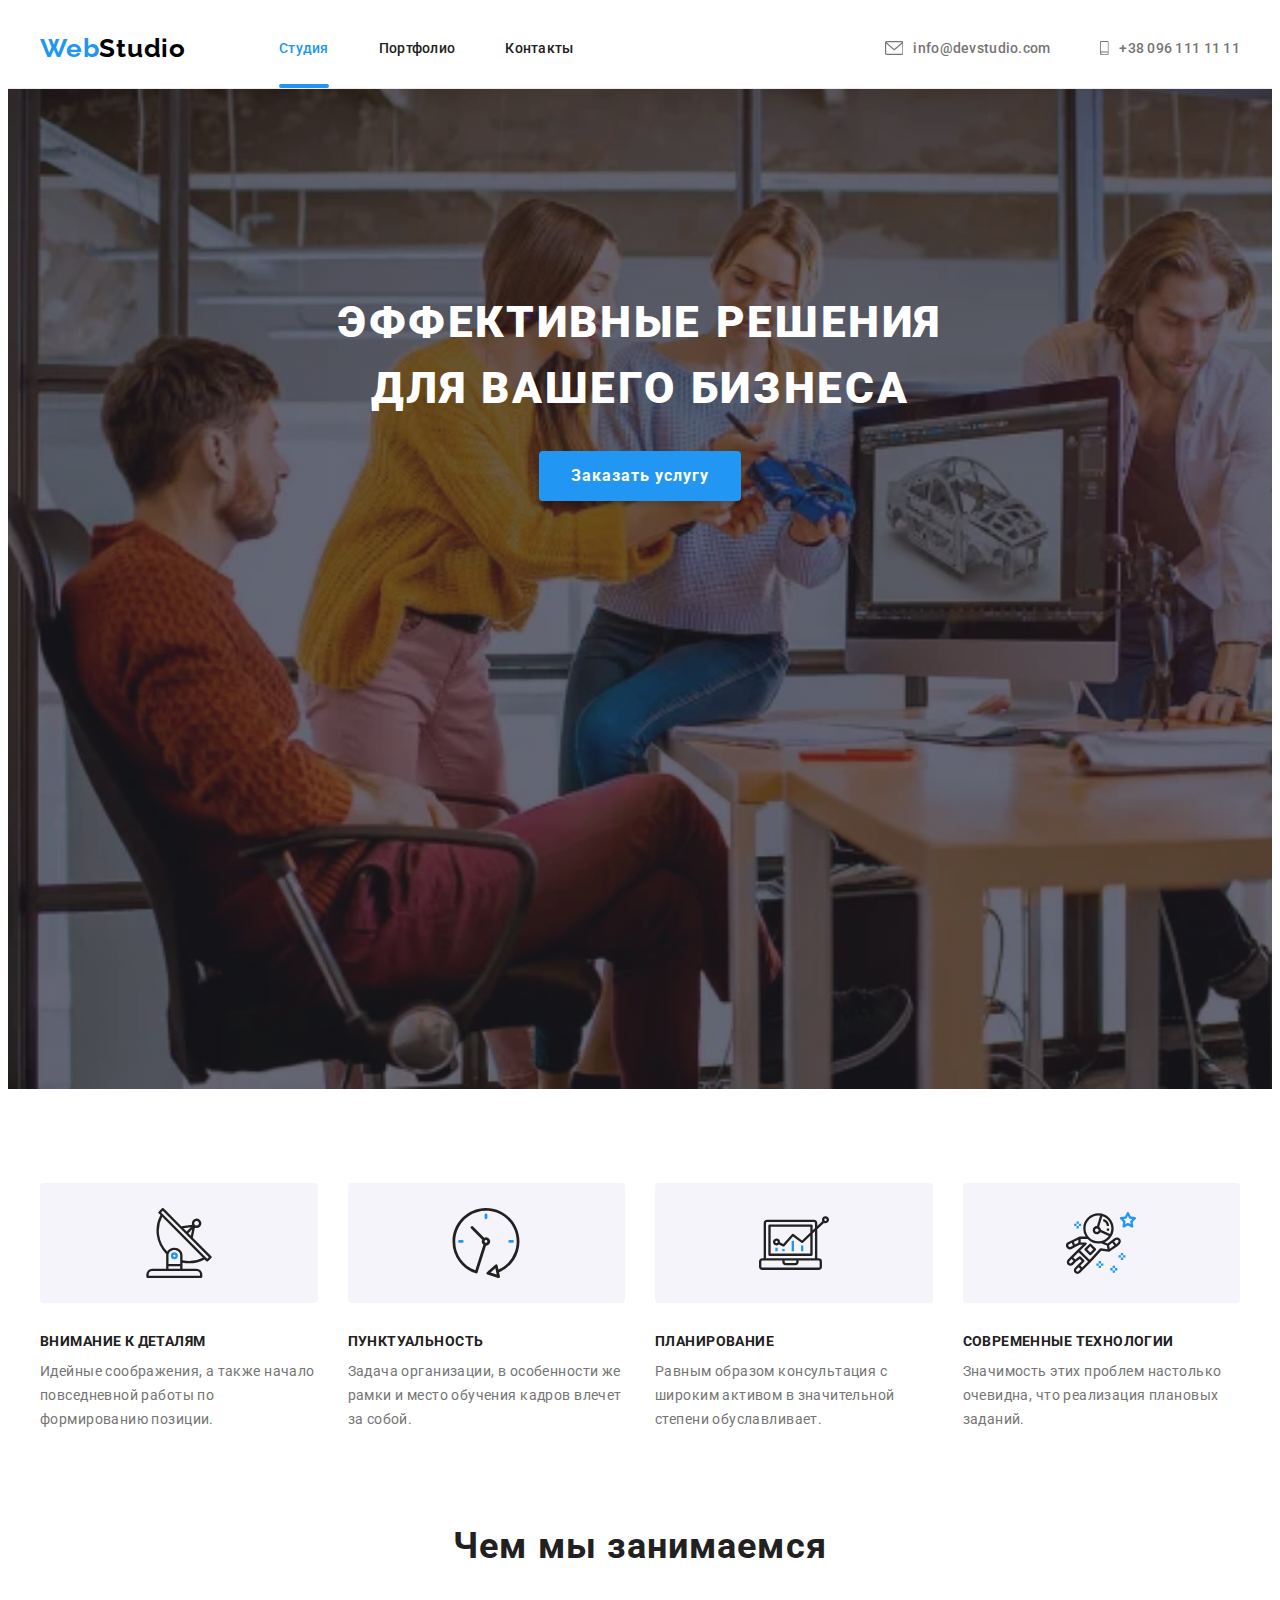
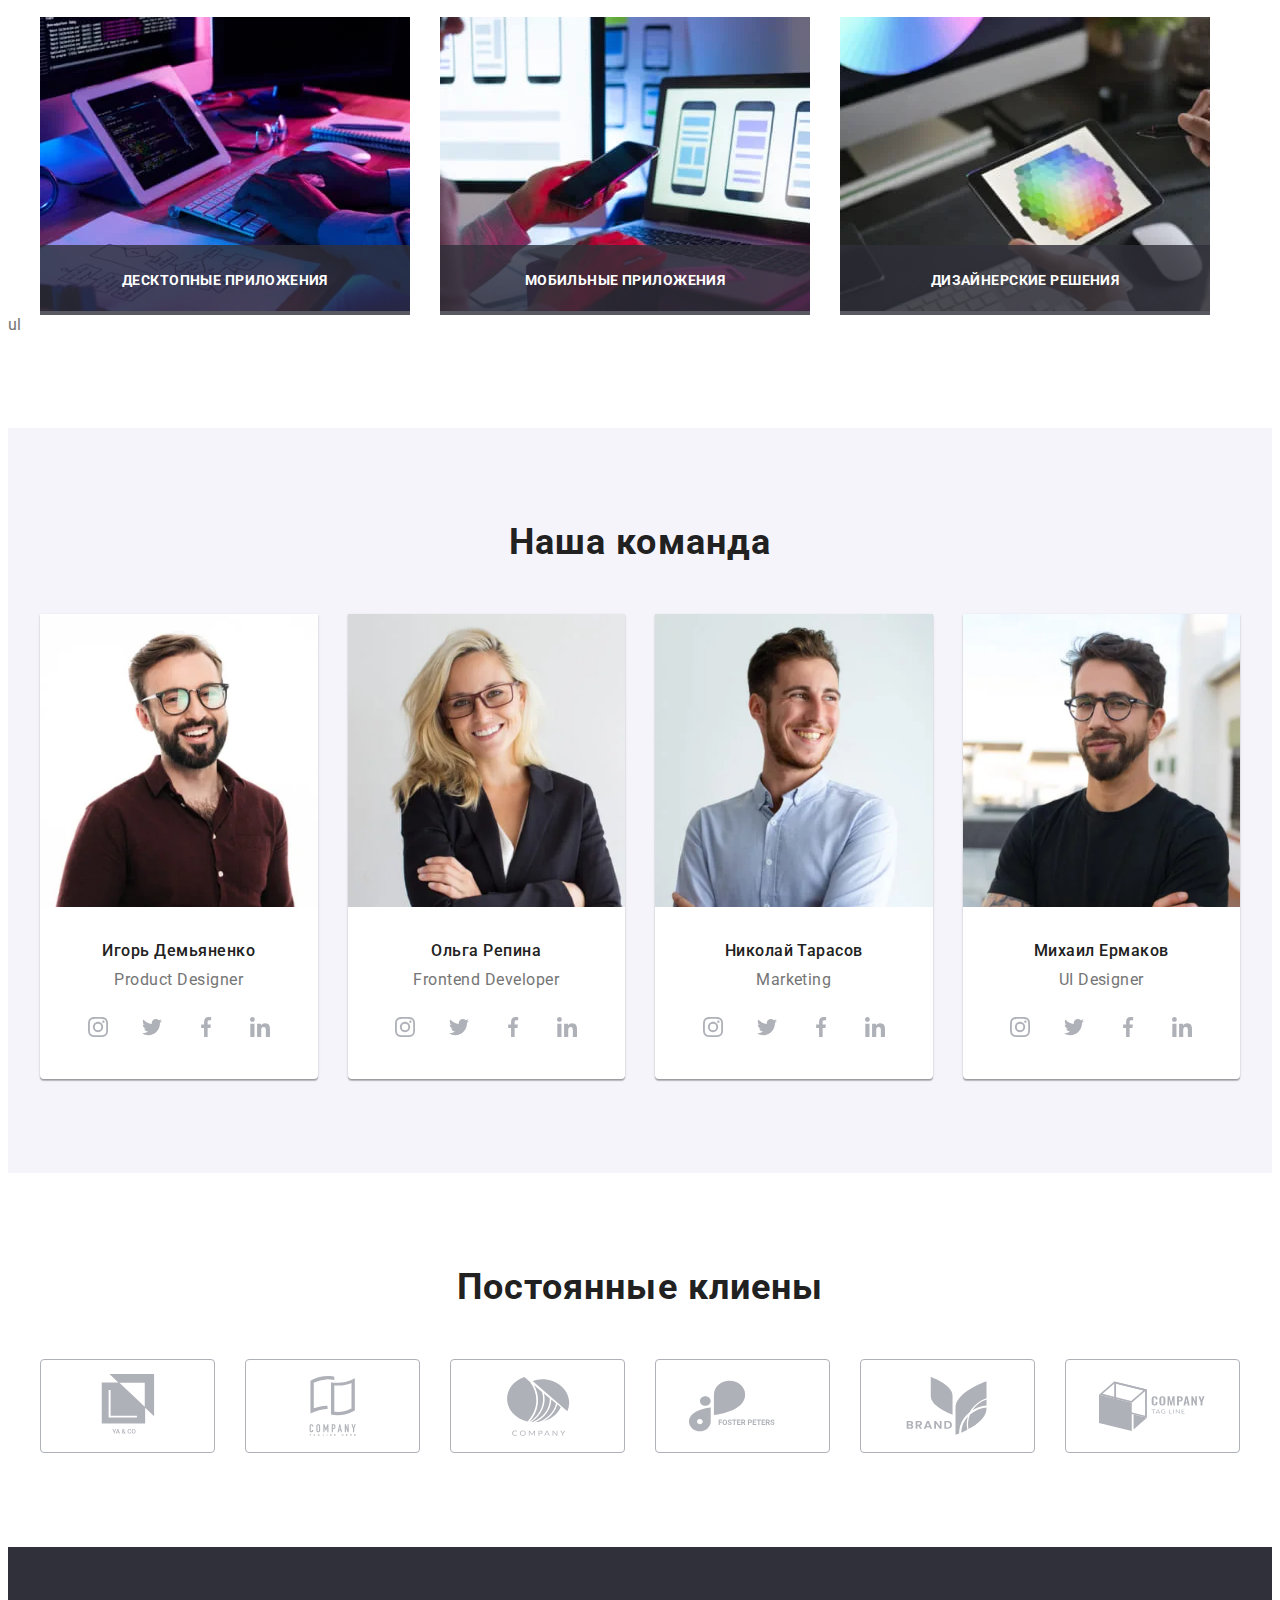
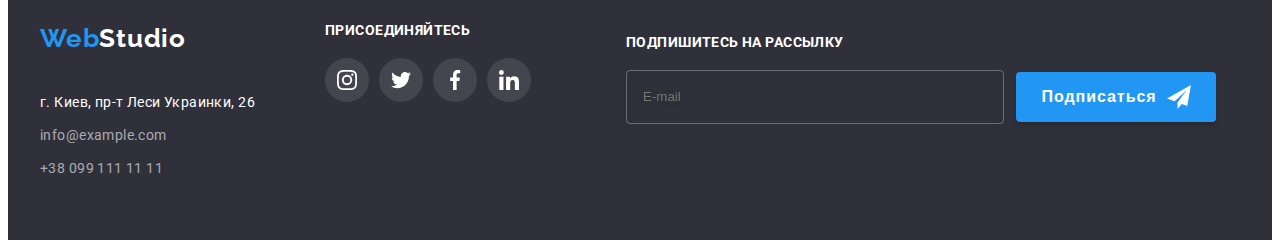
<file: index.html>
<!DOCTYPE html>
<html lang="en">
  <head>
    <meta charset="UTF-8" />
    <meta http-equiv="X-UA-Compatible" content="IE=edge" />
    <meta name="viewport" content="width=device-width, initial-scale=1.0" />
    <title>Web Stidio</title>
    <link
      rel="stylesheet"
      href="https://cdnjs.cloudflare.com/ajax/libs/modern-normalize/1.1.0/modern-normalize.min.css"
      integrity="sha512-wpPYUAdjBVSE4KJnH1VR1HeZfpl1ub8YT/NKx4PuQ5NmX2tKuGu6U/JRp5y+Y8XG2tV+wKQpNHVUX03MfMFn9Q=="
      crossorigin="anonymous"
      referrerpolicy="no-referrer"
    />
    <link rel="preconnect" href="https://fonts.googleapis.com" />
    <link rel="preconnect" href="https://fonts.gstatic.com" crossorigin />
    <link
      href="https://fonts.googleapis.com/css2?family=Raleway:wght@700&family=Roboto:wght@400;500;700;900&display=swap"
      rel="stylesheet"
    />
    <link rel="stylesheet" href="./css/main.min.css" />
    <link rel="stylesheet" href="./css/styles.css" />
  </head>
  <body>
    <!-- Header-->
    <header class="header">
      <div class="conteiner header__conteiner">
        <a href="./index.html" class="logo heder__logo"
          ><span class="logo__text logo__text--blue">Web</span>Studio</a
        >
        <button
          class="menu-btn"
          type="button"
          aria-label="кнопка меню"
          aria-expanded="false"
          data-menu-button
        >
          <svg class="menu-btn__icon">
            <use
              class="menu-btn__icon-open"
              href="./images/icon/icon.svg#icon-menu_open"
            ></use>
            <use
              class="menu-btn__icon-close"
              href="./images/icon/icon.svg#icon-menu-close"
            ></use>
          </svg>
        </button>

        <nav class="nav">
          <ul class="nav__list list">
            <li class="nav__item">
              <a href="./index.html" class="nav__link active">Студия</a>
            </li>
            <li class="nav__item">
              <a href="./portfolio.html" class="nav__link">Портфолио</a>
            </li>
            <li class="nav__item"><a href="" class="nav__link">Контакты</a></li>
          </ul>
        </nav>
        <div class="header__contacts-block">
          <a href="mailto:info@devstudio.com" class="header__contact">
            <svg class="header__icon icon icon-envelope">
              <use xlink:href="./images/icon/icon.svg#icon-envelope"></use>
            </svg>
            info@devstudio.com</a
          >
          <a href="tel:+380961111111" class="header__contact">
            <svg class="header__icon icon icon-smartphone">
              <use xlink:href="./images/icon/icon.svg#icon-smartphone"></use>
            </svg>
            +38 096 111 11 11</a
          >
        </div>
      </div>
    </header>
    <!-- Main-->
    <main>
      <section class="section hero">
        <div class="conteiner">
          <h1 class="hero__title">
            Эффективные решения <br />
            для вашего бизнеса
          </h1>
          <button type="button" class="hero__btn" data-modal-open>
            Заказать услугу
          </button>
        </div>
        <div class="backdrop is-hidden" data-modal>
          <div class="modal">
            <button class="modal__btn" data-modal-close>
              <svg class="icon icon-vector">
                <use xlink:href="./images/icon/vector.svg#icon-vector"></use>
              </svg>
            </button>
            <h2 class="modal__title section-title">
              Оставьте свои данные, мы вам перезвоним
            </h2>
            <form class="sevice-form" autocomplete="on">
              <div role="input-group" class="input-group">
                <label class="sevice-form__label">
                  <span class="input-group__title">Имя</span>
                  <input type="text" name="name" class="input-group__field" />
                  <svg class="icon icon-person input-group__icon">
                    <use xlink:href="./images/icon/icon.svg#icon-person"></use>
                  </svg>
                </label>
                <label class="sevice-form__label">
                  <span class="input-group__title">Телефон</span>
                  <input type="tel" name="tel" class="input-group__field" />
                  <svg class="icon icon-phone input-group__icon">
                    <use xlink:href="./images/icon/icon.svg#icon-phone"></use>
                  </svg>
                </label>
                <label class="sevice-form__label">
                  <span class="input-group__title">Почта</span>
                  <input type="email" name="mail" class="input-group__field" />
                  <svg class="icon icon-email input-group__icon">
                    <use xlink:href="./images/icon/icon.svg#icon-email"></use>
                  </svg>
                </label>
                <label class="sevice-form__label">
                  <span class="input-group__title">Комментарий</span>
                  <textarea
                    class="input-group__textarea"
                    name="comment"
                    placeholder="Введите текст"
                    autocomplete="off"
                  ></textarea>
                </label>
              </div>
              <label class="sevice-form__checkbox sevice-form__label">
                <input
                  type="checkbox"
                  name="license-agry"
                  class="visually-hidden license-agry"
                />
                <svg class="icon icon-check">
                  <use xlink:href="./images/icon/icon.svg#icon-check"></use>
                </svg>
                <span
                  >Соглашаюсь с рассылкой и принимаю
                  <a class="sevice-form-link" href="">Условия договора</a>
                </span>
              </label>
              <button type="submit" class="sevice-form__submit">
                <span class="sevice-form__submit-text">Отправить</span>
              </button>
            </form>
          </div>
        </div>
      </section>
      <section class="advantage section">
        <div class="conteiner">
          <h2 class="visually-hidden section-title">Особенности</h2>
          <ul class="list advantage__list">
            <li class="advantage__item">
              <div class="advantage__case">
                <svg class="advantage__icon icon icon-antenna">
                  <use xlink:href="./images/icon/icon.svg#icon-antenna"></use>
                </svg>
              </div>
              <h3 class="advantage__title">Внимание к деталям</h3>
              <p class="advantage__description">
                Идейные соображения, а также начало повседневной работы по
                формированию позиции.
              </p>
            </li>
            <li class="advantage__item">
              <div class="advantage__case">
                <svg class="advantage__icon icon icon-clock">
                  <use xlink:href="./images/icon/icon.svg#icon-clock"></use>
                </svg>
              </div>
              <h3 class="advantage__title">Пунктуальность</h3>
              <p class="advantage__description">
                Задача организации, в особенности же рамки и место обучения
                кадров влечет за собой.
              </p>
            </li>
            <li class="advantage__item">
              <div class="advantage__case">
                <svg class="advantage__icon icon icon-diagram">
                  <use xlink:href="./images/icon/icon.svg#icon-diagram"></use>
                </svg>
              </div>
              <h3 class="advantage__title">Планирование</h3>
              <p class="advantage__description">
                Равным образом консультация с широким активом в значительной
                степени обуславливает.
              </p>
            </li>
            <li class="advantage__item">
              <div class="advantage__case">
                <svg class="advantage__icon icon icon-astronaut">
                  <use xlink:href="./images/icon/icon.svg#icon-astronaut"></use>
                </svg>
              </div>
              <h3 class="advantage__title">Современные технологии</h3>
              <p class="advantage__description">
                Значимость этих проблем настолько очевидна, что реализация
                плановых заданий.
              </p>
            </li>
          </ul>
        </div>
      </section>
      <section class="section works">
        <div class="conteiner">
          <h2 class="works__title section-title">Чем мы занимаемся</h2>
          <ul class="works__list list">
            <li class="works__item">
              <!-- <img
                src="./images/codding.jpg"
                alt="Валидный коддинг"
                width="370"
                height="294"
              /> -->
              <picture>
                <source
                  srcset="
                    ./images/works/desktops_lg.webp    1x,
                    ./images/works/desktops_lg@2x.webp 2x
                  "
                  media="(min-width: 1200px)"
                  type="image/webp"
                />

                <source
                  srcset="./images/works/desktops_lg@2x.jpeg 2x"
                  media="(min-width: 1200px)"
                  type="image/jpeg"
                />
                <img
                  src="./images/works/desktops_lg.jpg"
                  alt="Валидный коддинг"
                  width="370"
                />
              </picture>
              <div class="works__description-case">
                <p class="works__description">Десктопные приложения</p>
              </div>
            </li>
            <li>
              <div class="works__item">
                <!-- <img
                  src="./images/flex.jpg"
                  alt="Кросплатформенные приложения"
                  width="370"
                  height="294"
                /> -->
                <picture>
                  <source
                    srcset="
                      ./images/works/mobiles_lg.webp    1x,
                      ./images/works/mobiles_lg@2x.webp 2x
                    "
                    media="(min-width: 1200px)"
                    type="image/webp"
                  />

                  <source
                    srcset="./images/works/mobiles_lg@2x.jpeg 2x"
                    media="(min-width: 1200px)"
                    type="image/jpeg"
                  />
                  <img
                    src="./images/works/mobiles_lg.jpg"
                    alt="телефон и ноутбук синхронизация телефона с ноутбуком"
                    width="370"
                  />
                </picture>
                <div class="works__description-case">
                  <p class="works__description">Мобильные приложения</p>
                </div>
              </div>
            </li>
            <li>
              <div class="works__item">
                <!-- <img
                  src="./images/style.jpg"
                  alt="современная визуализация"
                  width="370"
                  height="294"
                /> -->
                <picture>
                  <source
                    srcset="
                      ./images/works/design_lg.webp    1x,
                      ./images/works/design_lg@2x.webp 2x
                    "
                    media="(min-width: 1200px)"
                    type="image/webp"
                  />

                  <source
                    srcset="./images/works/design_lg@2x.jpeg 2x"
                    media="(min-width: 1200px)"
                    type="image/jpeg"
                  />
                  <img
                    src="./images/works/design_lg.jpg"
                    alt="современная визуализация"
                    width="370"
                  />
                </picture>

                <div class="works__description-case">
                  <p class="works__description">Дизайнерские решения</p>
                </div>
              </div>
            </li>
          </ul>
        </div>
        ul
      </section>
      <section class="section team">
        <div class="conteiner">
          <h2 class="section-title team__title">Наша команда</h2>
          <ul class="list team__list">
            <li class="team__item">
              <!-- <img
                src="./images/igor.jpg"
                alt="Игорь Демьяненко"
                width="270"
                height="260"
              /> -->
              <picture>
                <source
                  srcset="
                    ./images/team/designer_lg.webp    1x,
                    ./images/team/designer_lg@2x.webp 2x
                  "
                  media="(min-width: 1200px)"
                  type="image/webp"
                />

                <source
                  srcset="
                    ./images/team/designer_lg.jpeg    1x,
                    ./images/team/designer_lg@2x.jpeg 2x
                  "
                  media="(min-width: 1200px)"
                  type="image/jpeg"
                />

                <source
                  srcset="
                    ./images/team/designer_md.webp    1x,
                    ./images/team/designer_md@2x.webp 2x
                  "
                  media="(min-width: 768px)"
                  type="image/webp"
                />

                <source
                  srcset="
                    ./images/team/designer_md.jpeg    1x,
                    ./images/team/designer_md@2x.jpeg 2x
                  "
                  media="(min-width: 768px)"
                  type="image/jpeg"
                />

                <source
                  srcset="
                    ./images/team/designer_sm.webp    1x,
                    ./images/team/designer_sm@2x.webp 2x
                  "
                  media="(max-width: 767px)"
                  type="image/webp"
                />
                <source
                  srcset="./images/team/designer_sm@2x.jpeg 2x"
                  media="(max-width: 767px)"
                  type="image/jpeg"
                />

                <img
                  class="team__img"
                  src="./images/team/designer_sm.jpg"
                  alt="Игорь Демьяненко"
                  width="270"
                />
              </picture>
              <div class="worker">
                <h3 class="worker__title">Игорь Демьяненко</h3>
                <p class="worker__function">Product Designer</p>
                <div>
                  <ul class="list social__list">
                    <li class="social__item">
                      <a
                        class="social__link"
                        href=""
                        target="_blank"
                        rel="noopener noreferrer"
                      >
                        <svg class="social__icon icon icon-instagram">
                          <use
                            xlink:href="./images/icon/icon.svg#icon-instagram"
                          ></use>
                        </svg>
                      </a>
                    </li>
                    <li class="social__item">
                      <a
                        class="social__link"
                        href=""
                        target="_blank"
                        rel="noopener noreferrer"
                        ><svg class="social__icon icon icon-twitter">
                          <use
                            xlink:href="./images/icon/icon.svg#icon-twitter"
                          ></use>
                        </svg>
                      </a>
                    </li>
                    <li class="social__item">
                      <a
                        class="social__link"
                        href=""
                        target="_blank"
                        rel="noopener noreferrer"
                        ><svg class="social__icon icon icon-facebook">
                          <use
                            xlink:href="./images/icon/icon.svg#icon-facebook"
                          ></use>
                        </svg>
                      </a>
                    </li>
                    <li class="social__item">
                      <a
                        class="social__link"
                        href=""
                        target="_blank"
                        rel="noopener noreferrer"
                        ><svg class="social__icon icon icon-linkedin">
                          <use
                            xlink:href="./images/icon/icon.svg#icon-linkedin"
                          ></use>
                        </svg>
                      </a>
                    </li>
                  </ul>
                </div>
              </div>
            </li>
            <li class="team__item">
              <!-- <img
                src="./images/olga.jpg"
                alt="Ольга Репина"
                width="270"
                height="260"
              /> -->
              <picture>
                <source
                  srcset="
                    ./images/team/frontend_lg.webp    1x,
                    ./images/team/frontend_lg@2x.webp 2x
                  "
                  media="(min-width: 1200px)"
                  type="image/webp"
                />

                <source
                  srcset="
                    ./images/team/frontend_lg.jpeg    1x,
                    ./images/team/frontend_lg@2x.jpeg 2x
                  "
                  media="(min-width: 1200px)"
                  type="image/jpeg"
                />

                <source
                  srcset="
                    ./images/team/frontend_md.webp    1x,
                    ./images/team/frontend_md@2x.webp 2x
                  "
                  media="(min-width: 768px)"
                  type="image/webp"
                />

                <source
                  srcset="
                    ./images/team/frontend_md.jpeg    1x,
                    ./images/team/frontend_md@2x.jpeg 2x
                  "
                  media="(min-width: 768px)"
                  type="image/jpeg"
                />

                <source
                  srcset="
                    ./images/team/frontend_sm.webp    1x,
                    ./images/team/frontend_sm@2x.webp 2x
                  "
                  media="(max-width: 767px)"
                  type="image/webp"
                />
                <source
                  srcset="./images/team/frontend_sm@2x.jpeg 2x"
                  media="(max-width: 767px)"
                  type="image/jpeg"
                />

                <img
                  class="team__img"
                  src="./images/team/frontend_sm.jpg"
                  alt="Ольга Репина"
                  width="270"
                />
              </picture>
              <div class="worker">
                <h3 class="worker__title">Ольга Репина</h3>
                <p class="worker__function">Frontend Developer</p>
                <div>
                  <ul class="list social__list">
                    <li class="social__item">
                      <a
                        class="social__link"
                        href=""
                        target="_blank"
                        rel="noopener noreferrer"
                      >
                        <svg class="social__icon icon icon-instagram">
                          <use
                            xlink:href="./images/icon/icon.svg#icon-instagram"
                          ></use>
                        </svg>
                      </a>
                    </li>
                    <li class="social__item">
                      <a
                        class="social__link"
                        href=""
                        target="_blank"
                        rel="noopener noreferrer"
                        ><svg class="social__icon icon icon-twitter">
                          <use
                            xlink:href="./images/icon/icon.svg#icon-twitter"
                          ></use>
                        </svg>
                      </a>
                    </li>
                    <li class="social__item">
                      <a
                        class="social__link"
                        href=""
                        target="_blank"
                        rel="noopener noreferrer"
                        ><svg class="social__icon icon icon-facebook">
                          <use
                            xlink:href="./images/icon/icon.svg#icon-facebook"
                          ></use>
                        </svg>
                      </a>
                    </li>
                    <li class="social__item">
                      <a
                        class="social__link"
                        href=""
                        target="_blank"
                        rel="noopener noreferrer"
                        ><svg class="social__icon icon icon-linkedin">
                          <use
                            xlink:href="./images/icon/icon.svg#icon-linkedin"
                          ></use>
                        </svg>
                      </a>
                    </li>
                  </ul>
                </div>
              </div>
            </li>
            <li class="team__item">
              <!-- <img
                src="./images/nikolay.jpg"
                alt="Николай Тарасов"
                width="270"
                height="260"
              /> -->
              <picture>
                <source
                  srcset="
                    ./images/team/marketing_lg.webp    1x,
                    ./images/team/marketing_lg@2x.webp 2x
                  "
                  media="(min-width: 1200px)"
                  type="image/webp"
                />

                <source
                  srcset="
                    ./images/team/marketing_lg.jpeg    1x,
                    ./images/team/marketing_lg@2x.jpeg 2x
                  "
                  media="(min-width: 1200px)"
                  type="image/jpeg"
                />

                <source
                  srcset="
                    ./images/team/marketing_md.webp    1x,
                    ./images/team/marketing_md@2x.webp 2x
                  "
                  media="(min-width: 768px)"
                  type="image/webp"
                />

                <source
                  srcset="
                    ./images/team/marketing_md.jpeg    1x,
                    ./images/team/marketing_md@2x.jpeg 2x
                  "
                  media="(min-width: 768px)"
                  type="image/jpeg"
                />

                <source
                  srcset="
                    ./images/team/marketing_sm.webp    1x,
                    ./images/team/marketing_sm@2x.webp 2x
                  "
                  media="(max-width: 767px)"
                  type="image/webp"
                />
                <source
                  srcset="./images/team/marketing_sm@2x.jpeg 2x"
                  media="(max-width: 767px)"
                  type="image/jpeg"
                />
                <img
                  class="team__img"
                  src="./images/team/marketing_sm.jpg"
                  alt="Николай Тарасов"
                  width="270"
                />
              </picture>
              <div class="worker">
                <h3 class="worker__title">Николай Тарасов</h3>
                <p class="worker__function">Marketing</p>
                <div>
                  <ul class="list social__list">
                    <li class="social__item">
                      <a
                        class="social__link"
                        href=""
                        target="_blank"
                        rel="noopener noreferrer"
                      >
                        <svg class="social__icon icon icon-instagram">
                          <use
                            xlink:href="./images/icon/icon.svg#icon-instagram"
                          ></use>
                        </svg>
                      </a>
                    </li>
                    <li class="social__item">
                      <a
                        class="social__link"
                        href=""
                        target="_blank"
                        rel="noopener noreferrer"
                        ><svg class="social__icon icon icon-twitter">
                          <use
                            xlink:href="./images/icon/icon.svg#icon-twitter"
                          ></use>
                        </svg>
                      </a>
                    </li>
                    <li class="social__item">
                      <a
                        class="social__link"
                        href=""
                        target="_blank"
                        rel="noopener noreferrer"
                        ><svg class="social__icon icon icon-facebook">
                          <use
                            xlink:href="./images/icon/icon.svg#icon-facebook"
                          ></use>
                        </svg>
                      </a>
                    </li>
                    <li class="social__item">
                      <a
                        class="social__link"
                        href=""
                        target="_blank"
                        rel="noopener noreferrer"
                        ><svg class="social__icon icon icon-linkedin">
                          <use
                            xlink:href="./images/icon/icon.svg#icon-linkedin"
                          ></use>
                        </svg>
                      </a>
                    </li>
                  </ul>
                </div>
              </div>
            </li>
            <li class="team__item">
              <!-- <img
                src="./images/mihail.jpg"
                alt="Михаил Ермаков"
                width="270"
                height="260"
              /> -->
              <picture>
                <source
                  srcset="
                    ./images/team/ui_lg.webp    1x,
                    ./images/team/ui_lg@2x.webp 2x
                  "
                  media="(min-width: 1200px)"
                  type="image/webp"
                />

                <source
                  srcset="
                    ./images/team/ui_lg.jpeg    1x,
                    ./images/team/ui_lg@2x.jpeg 2x
                  "
                  media="(min-width: 1200px)"
                  type="image/jpeg"
                />

                <source
                  srcset="
                    ./images/team/ui_md.webp    1x,
                    ./images/team/ui_md@2x.webp 2x
                  "
                  media="(min-width: 768px)"
                  type="image/webp"
                />

                <source
                  srcset="
                    ./images/team/ui_md.jpeg    1x,
                    ./images/team/ui_md@2x.jpeg 2x
                  "
                  media="(min-width: 768px)"
                  type="image/jpeg"
                />

                <source
                  srcset="
                    ./images/team/ui_sm.webp    1x,
                    ./images/team/ui_sm@2x.webp 2x
                  "
                  media="(max-width: 767px)"
                  type="image/webp"
                />
                <source
                  srcset="./images/team/ui_sm@2x.jpeg 2x"
                  media="(max-width: 767px)"
                  type="image/jpeg"
                />

                <img
                  class="team__img"
                  src="./images/team/ui_sm.jpg"
                  alt="Михаил Ермаков"
                  width="270"
                />
              </picture>

              <div class="worker">
                <h3 class="worker__title">Михаил Ермаков</h3>
                <p class="worker__function">UI Designer</p>
                <div class="social">
                  <ul class="list social__list">
                    <li class="social__item">
                      <a
                        class="social__link"
                        href=""
                        target="_blank"
                        rel="noopener noreferrer"
                      >
                        <svg class="social__icon icon icon-instagram">
                          <use
                            xlink:href="./images/icon/icon.svg#icon-instagram"
                          ></use>
                        </svg>
                      </a>
                    </li>
                    <li class="social__item">
                      <a
                        class="social__link"
                        href=""
                        target="_blank"
                        rel="noopener noreferrer"
                        ><svg class="social__icon icon icon-twitter">
                          <use
                            xlink:href="./images/icon/icon.svg#icon-twitter"
                          ></use>
                        </svg>
                      </a>
                    </li>
                    <li class="social__item">
                      <a
                        class="social__link"
                        href=""
                        target="_blank"
                        rel="noopener noreferrer"
                        ><svg class="social__icon icon icon-facebook">
                          <use
                            xlink:href="./images/icon/icon.svg#icon-facebook"
                          ></use>
                        </svg>
                      </a>
                    </li>
                    <li class="social__item">
                      <a
                        class="social__link"
                        href=""
                        target="_blank"
                        rel="noopener noreferrer"
                        ><svg class="social__icon icon icon-linkedin">
                          <use
                            xlink:href="./images/icon/icon.svg#icon-linkedin"
                          ></use>
                        </svg>
                      </a>
                    </li>
                  </ul>
                </div>
              </div>
            </li>
          </ul>
        </div>
      </section>
      <section class="section clients">
        <div class="conteiner">
          <h2 class="section-title clients-title">Постоянные клиены</h2>
          <ul class="list clients__list">
            <li class="client-item">
              <a
                class="clients__link"
                href=""
                target="_blank"
                rel="noopener noreferrer"
              >
                <div>
                  <svg class="clients__icon icon icon-ya">
                    <use xlink:href="./images/icon/icon.svg#icon-ya"></use>
                  </svg>
                </div>
              </a>
            </li>
            <li class="client-item">
              <a
                class="clients__link"
                href=""
                target="_blank"
                rel="noopener noreferrer"
                ><svg class="clients__icon icon icon-taglinehere">
                  <use
                    xlink:href="./images/icon/icon.svg#icon-taglinehere"
                  ></use>
                </svg>
              </a>
            </li>
            <li class="client-item">
              <a
                class="clients__link"
                href=""
                target="_blank"
                rel="noopener noreferrer"
                ><svg class="clients__icon icon icon-group2">
                  <use xlink:href="./images/icon/icon.svg#icon-group2"></use>
                </svg>
              </a>
            </li>
            <li class="client-item">
              <a
                class="clients__link"
                href=""
                target="_blank"
                rel="noopener noreferrer"
                ><svg class="clients__icon icon icon-foster-peters">
                  <use
                    xlink:href="./images/icon/icon.svg#icon-foster-peters"
                  ></use>
                </svg>
              </a>
            </li>
            <li class="client-item">
              <a
                class="clients__link"
                href=""
                target="_blank"
                rel="noopener noreferrer"
                ><svg class="clients__icon icon icon-brand">
                  <use xlink:href="./images/icon/icon.svg#icon-brand"></use>
                </svg>
              </a>
            </li>
            <li class="client-item">
              <a
                class="clients__link"
                href=""
                target="_blank"
                rel="noopener noreferrer"
              >
                <svg class="clients__icon icon icon-tagline">
                  <use xlink:href="./images/icon/icon.svg#icon-tagline"></use>
                </svg>
              </a>
            </li>
          </ul>
        </div>
      </section>
    </main>
    <!--Footer-->
    <footer class="footer">
      <div class="conteiner footer__conteiner">
        <div class="footer-wrap">
          <div class="footer-contact-block">
            <a href="./index.html" class="logo footer__logo"
              ><span class="logo__text logo__text--blue">Web</span>Studio</a
            >
            <address>
              <ul class="list">
                <li>
                  <a
                    href="https://goo.gl/maps/Edwmhxhsn8oZYqnP8"
                    target="_blank"
                    rel="noopener noreferrer"
                    class="gmaps"
                    >г. Киев, пр-т Леси Украинки, 26</a
                  >
                </li>
                <li>
                  <a href="mailto:info@example.com" class="contact-footer"
                    >info@example.com</a
                  >
                </li>
                <li>
                  <a href="tel:+380991111111" class="contact-footer"
                    >+38 099 111 11 11</a
                  >
                </li>
              </ul>
            </address>
          </div>

          <div class="c">
            <p class="footer__title title">Присоединяйтесь</p>
            <div class="social">
              <ul class="list social__list">
                <li class="social__item">
                  <a
                    class="social__link footer-soccial__link"
                    href=""
                    target="_blank"
                    rel="noopener noreferrer"
                  >
                    <svg class="social__icon icon icon-instagram">
                      <use
                        xlink:href="./images/icon/icon.svg#icon-instagram"
                      ></use>
                    </svg>
                  </a>
                </li>
                <li class="social__item">
                  <a
                    class="social__link footer-soccial__link"
                    href=""
                    target="_blank"
                    rel="noopener noreferrer"
                    ><svg class="social__icon icon icon-twitter">
                      <use
                        xlink:href="./images/icon/icon.svg#icon-twitter"
                      ></use>
                    </svg>
                  </a>
                </li>
                <li class="social__item">
                  <a
                    class="social__link footer-soccial__link"
                    href=""
                    target="_blank"
                    rel="noopener noreferrer"
                    ><svg class="social__icon icon icon-facebook">
                      <use
                        xlink:href="./images/icon/icon.svg#icon-facebook"
                      ></use>
                    </svg>
                  </a>
                </li>
                <li class="social__item">
                  <a
                    class="social__link footer-soccial__link"
                    href=""
                    target="_blank"
                    rel="noopener noreferrer"
                    ><svg class="social__icon icon icon-linkedin">
                      <use
                        xlink:href="./images/icon/icon.svg#icon-linkedin"
                      ></use>
                    </svg>
                  </a>
                </li>
              </ul>
            </div>
          </div>
        </div>

        <form class="subscribe-form">
          <h4 class="subscribe-title">Подпишитесь на рассылку</h4>
          <div class="send-group">
            <input type="email" placeholder="E-mail" class="subscribe-email" />
            <button type="submit" class="subscribe-btn">
              <span class="subscribe-btn-titel">Подписаться</span>
              <svg class="icon icon-send">
                <use xlink:href="./images/icon/icon.svg#icon-send"></use>
              </svg>
            </button>
          </div>
        </form>
      </div>
    </footer>
    <!-- Мобильное меню -->
    <div class="mobile-overlay" data-menu>
      <div class="mobile-menu">
        <nav class="mobile-nav">
          <ul class="mobile-nav__list list">
            <li class="mobile-nav__item">
              <a class="mobile-nav__link active" href="./index.html">Студия</a>
            </li>
            <li class="mobile-nav__item">
              <a class="mobile-nav__link" href="./portfolio.html">Портфолио</a>
            </li>
            <li class="mobile-nav__item">
              <a class="mobile-nav__link" href="">Контакты</a>
            </li>
          </ul>
        </nav>

        <div class="mobile-menu__grop">
          <ul class="mobile-menu__contacts list">
            <li class="mobile-menu__item">
              <a class="mobile-menu__phon" href="tel:+380991111111"
                >+38 099 111 11 11</a
              >
            </li>
            <li>
              <a class="mobile-menu__link" href="mailto:info@example.com"
                >info@example.com</a
              >
            </li>
          </ul>

          <ul class="socials-mobile list">
            <li class="socials-mobile__item">
              <a
                class="socials-mobile__link"
                href=""
                target="_blank"
                rel="noopener noreferrer"
                >Instagram</a
              >
            </li>

            <li class="socials-mobile__item">
              <a
                class="socials-mobile__link"
                href=""
                target="_blank"
                rel="noopener noreferrer"
                >Twitter</a
              >
            </li>

            <li class="socials-mobile__item">
              <a
                class="socials-mobile__link"
                href=""
                target="_blank"
                rel="noopener noreferrer"
                >Facebook</a
              >
            </li>

            <li class="socials-mobile__item">
              <a
                class="socials-mobile__link"
                href=""
                target="_blank"
                rel="noopener noreferrer"
                >Linkedin</a
              >
            </li>
          </ul>
        </div>
      </div>
    </div>
    <script src="./js/modal.js"></script>
    <script src="./js/menu_mobile.js"></script>
  </body>
</html>
</file>
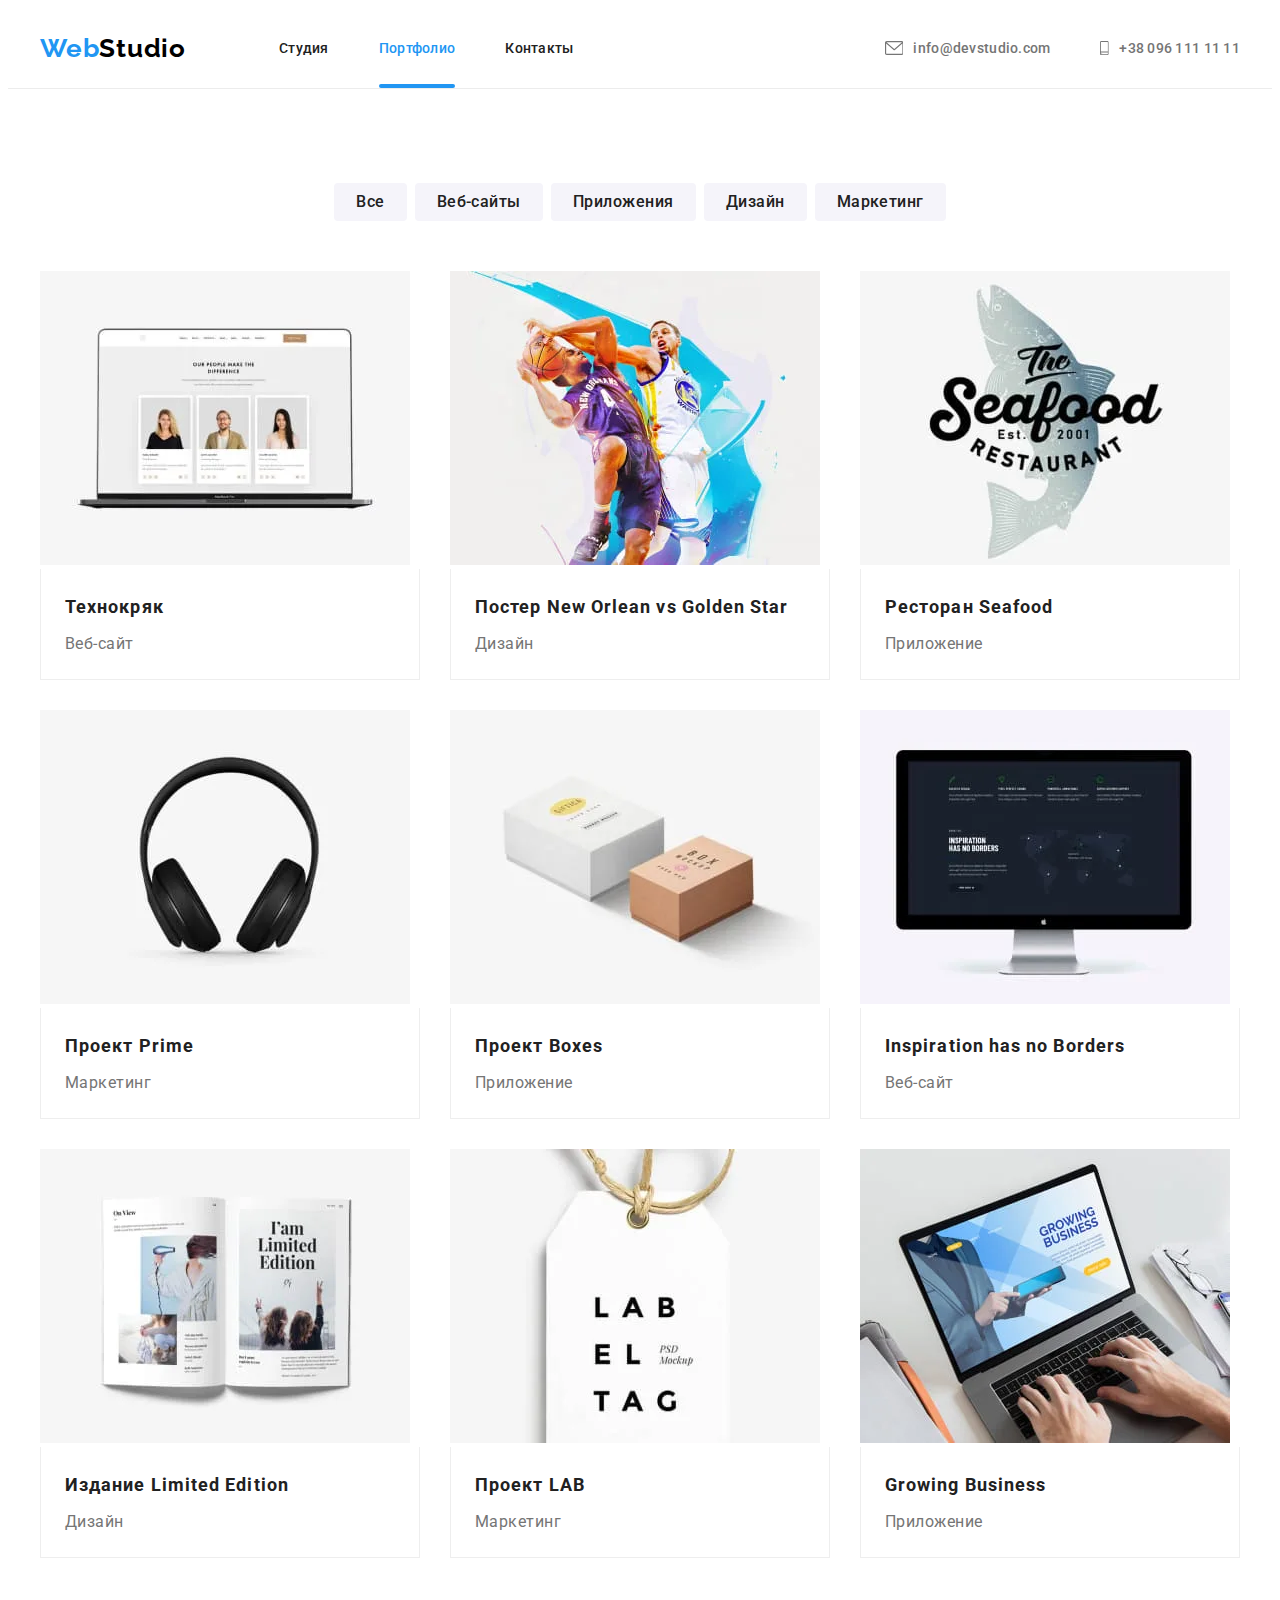
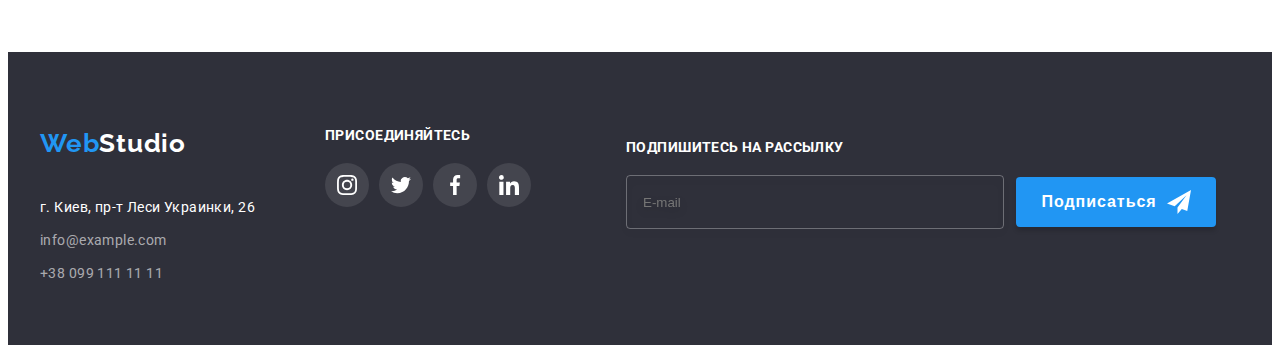
<file: portfolio.html>
<!DOCTYPE html>
<html lang="en">
  <head>
    <meta charset="UTF-8" />
    <meta http-equiv="X-UA-Compatible" content="IE=edge" />
    <meta name="viewport" content="width=device-width, initial-scale=1.0" />
    <title>Portfolio</title>
    <link
      rel="stylesheet"
      href="https://cdnjs.cloudflare.com/ajax/libs/modern-normalize/1.1.0/modern-normalize.min.css"
      integrity="sha512-wpPYUAdjBVSE4KJnH1VR1HeZfpl1ub8YT/NKx4PuQ5NmX2tKuGu6U/JRp5y+Y8XG2tV+wKQpNHVUX03MfMFn9Q=="
      crossorigin="anonymous"
      referrerpolicy="no-referrer"
    />
    <link rel="preconnect" href="https://fonts.googleapis.com" />
    <link rel="preconnect" href="https://fonts.gstatic.com" crossorigin />
    <link
      href="https://fonts.googleapis.com/css2?family=Raleway:wght@700&family=Roboto:wght@400;500;700;900&display=swap"
      rel="stylesheet"
    />
    <link rel="stylesheet" href="./css/main.min.css" />
    <link rel="stylesheet" href="./css/styles.css" />
  </head>
  <body>
    <!-- Header-->
    <header class="header">
      <div class="conteiner header__conteiner">
        <a href="./index.html" class="logo heder__logo"
          ><span class="logo__text logo__text--blue">Web</span>Studio</a
        >
        <button
          class="menu-btn"
          type="button"
          aria-label="кнопка меню"
          aria-expanded="false"
          data-menu-button
        >
          <svg class="menu-btn__icon">
            <use
              class="menu-btn__icon-open"
              href="./images/icon/icon.svg#icon-menu_open"
            ></use>
            <use
              class="menu-btn__icon-close"
              href="./images/icon/icon.svg#icon-menu-close"
            ></use>
          </svg>
        </button>

        <nav class="nav">
          <ul class="nav__list list">
            <li class="nav__item">
              <a href="./index.html" class="nav__link">Студия</a>
            </li>
            <li class="nav__item">
              <a href="./portfolio.html" class="nav__link active">Портфолио</a>
            </li>
            <li class="nav__item"><a href="" class="nav__link">Контакты</a></li>
          </ul>
        </nav>
        <div class="header__contacts-block">
          <a href="mailto:info@devstudio.com" class="header__contact">
            <svg class="header__icon icon icon-envelope">
              <use xlink:href="./images/icon/icon.svg#icon-envelope"></use>
            </svg>
            info@devstudio.com</a
          >
          <a href="tel:+380961111111" class="header__contact">
            <svg class="header__icon icon icon-smartphone">
              <use xlink:href="./images/icon/icon.svg#icon-smartphone"></use>
            </svg>
            +38 096 111 11 11</a
          >
        </div>
      </div>
    </header>
    <!--main-->
    <main>
      <section class="section portfolio">
        <div class="conteiner">
          <h1 class="visually-hidden section-title">Наше портфолио</h1>
          <ul class="list portfolio-filter">
            <li>
              <input
                type="radio"
                name="filter"
                id="filterChoice1"
                value="all"
              /><label for="filterChoice1">Все</label>
            </li>
            <li>
              <input
                type="radio"
                name="filter"
                id="filterChoice2"
                value="Веб-сайты"
              /><label for="filterChoice2">Веб-сайты</label>
            </li>
            <li>
              <input
                type="radio"
                name="filter"
                id="filterChoice3"
                value="Приложения"
              />
              <label for="filterChoice3">Приложения</label>
            </li>
            <li>
              <input
                type="radio"
                name="filter"
                id="filterChoice4"
                value="Дизайн"
              />
              <label for="filterChoice4">Дизайн</label>
            </li>

            <li>
              <input
                type="radio"
                name="filter"
                id="filterChoice5"
                value="Маркетинг"
              />
              <label for="filterChoice5">Маркетинг</label>
            </li>
          </ul>
          <ul class="list portfolio-item">
            <li>
              <div>
                <!-- <img
                  src="./images/tehnokriak.jpg"
                  alt="Сйт Технокряк"
                  width="370"
                /> -->
                <picture>
                  <source
                    srcset="
                      ./images/portfolio/card1_lg.webp    1x,
                      ./images/portfolio/card1_lg@2x.webp 2x
                    "
                    media="(min-width: 1200px)"
                    type="image/webp"
                  />

                  <source
                    srcset="
                      ./images/portfolio/card1_lg.jpeg    1x,
                      ./images/portfolio/card1_lg@2x.jpeg 2x
                    "
                    media="(min-width: 1200px)"
                    type="image/jpeg"
                  />

                  <source
                    srcset="
                      ./images/portfolio/card1_md.webp    1x,
                      ./images/portfolio/card1_md@2x.webp 2x
                    "
                    media="(min-width: 768px)"
                    type="image/webp"
                  />

                  <source
                    srcset="
                      ./images/portfolio/card1_md.jpeg    1x,
                      ./images/portfolio/card1_md@2x.jpeg 2x
                    "
                    media="(min-width: 768px)"
                    type="image/jpeg"
                  />

                  <source
                    srcset="
                      ./images/portfolio/card1_sm.webp    1x,
                      ./images/portfolio/card1_sm@2x.webp 2x
                    "
                    media="(max-width: 767px)"
                    type="image/webp"
                  />
                  <source
                    srcset="./images/portfolio/card1_sm@2x.jpeg 2x"
                    media="(max-width: 767px)"
                    type="image/jpeg"
                  />
                  <img
                    class="portfolio__img"
                    src="./images/portfolio/card1_sm.jpg"
                    alt="Веб-сайт"
                    width="370"
                    height="294"
                  />
                </picture>
                <div class="overlay">
                  <p>
                    Ресурс предлагает комплексные предложения с разным уровнем
                    функционала и сервисов. Все это позволит посетителю получить
                    исчерпывающие сведения о компании или частном лице.
                  </p>
                </div>
              </div>

              <div class="portfolio-item--title">
                <h2>Технокряк</h2>
                <p>Веб-сайт</p>
              </div>
            </li>
            <li>
              <div>
                <!-- <img
                  src="./images/poster.jpg"
                  alt="красочный постер"
                  width="370"
                /> -->
                <picture>
                  <source
                    srcset="
                      ./images/portfolio/card2_lg.webp    1x,
                      ./images/portfolio/card2_lg@2x.webp 2x
                    "
                    media="(min-width: 1200px)"
                    type="image/webp"
                  />

                  <source
                    srcset="
                      ./images/portfolio/card2_lg.jpeg    1x,
                      ./images/portfolio/card2_lg@2x.jpeg 2x
                    "
                    media="(min-width: 1200px)"
                    type="image/jpeg"
                  />

                  <source
                    srcset="
                      ./images/portfolio/card2_md.webp    1x,
                      ./images/portfolio/card2_md@2x.webp 2x
                    "
                    media="(min-width: 768px)"
                    type="image/webp"
                  />

                  <source
                    srcset="
                      ./images/portfolio/card2_md.jpeg    1x,
                      ./images/portfolio/card2_md@2x.jpeg 2x
                    "
                    media="(min-width: 768px)"
                    type="image/jpeg"
                  />

                  <source
                    srcset="
                      ./images/portfolio/card2_sm.webp    1x,
                      ./images/portfolio/card2_sm@2x.webp 2x
                    "
                    media="(max-width: 767px)"
                    type="image/webp"
                  />
                  <source
                    srcset="./images/portfolio/card2_sm@2x.jpeg 2x"
                    media="(max-width: 767px)"
                    type="image/jpeg"
                  />
                  <img
                    class="portfolio__img"
                    src="./images/portfolio/card2_sm.jpg"
                    alt="постер команды"
                    width="370"
                    height="294"
                  />
                </picture>
                <div class="overlay">
                  <p>
                    Ресурс предлагает комплексные предложения с разным уровнем
                    функционала и сервисов. Все это позволит посетителю получить
                    исчерпывающие сведения о компании или частном лице.
                  </p>
                </div>
              </div>
              <div class="portfolio-item--title">
                <h2>Постер New Orlean vs Golden Star</h2>
                <p>Дизайн</p>
              </div>
            </li>
            <li>
              <div>
                <!-- <img
                  src="./images/restoran.jpg"
                  alt="логотип ресторана"
                  width="370"
                /> -->
                <picture>
                  <source
                    srcset="
                      ./images/portfolio/card3_lg.webp    1x,
                      ./images/portfolio/card3_lg@2x.webp 2x
                    "
                    media="(min-width: 1200px)"
                    type="image/webp"
                  />

                  <source
                    srcset="
                      ./images/portfolio/card3_lg.jpeg    1x,
                      ./images/portfolio/card3_lg@2x.jpeg 2x
                    "
                    media="(min-width: 1200px)"
                    type="image/jpeg"
                  />

                  <source
                    srcset="
                      ./images/portfolio/card3_md.webp    1x,
                      ./images/portfolio/card3_md@2x.webp 2x
                    "
                    media="(min-width: 768px)"
                    type="image/webp"
                  />

                  <source
                    srcset="
                      ./images/portfolio/card3_md.jpeg    1x,
                      ./images/portfolio/card3_md@2x.jpeg 2x
                    "
                    media="(min-width: 768px)"
                    type="image/jpeg"
                  />

                  <source
                    srcset="
                      ./images/portfolio/card3_sm.webp    1x,
                      ./images/portfolio/card3_sm@2x.webp 2x
                    "
                    media="(max-width: 767px)"
                    type="image/webp"
                  />
                  <source
                    srcset="./images/portfolio/card3_sm@2x.jpeg 2x"
                    media="(max-width: 767px)"
                    type="image/jpeg"
                  />
                  <img
                    class="portfolio__img"
                    src="./images/portfolio/card3_sm.jpg"
                    alt="постер команды"
                    width="370"
                    height="294"
                  />
                </picture>
                <div class="overlay">
                  <p>
                    Ресурс предлагает комплексные предложения с разным уровнем
                    функционала и сервисов. Все это позволит посетителю получить
                    исчерпывающие сведения о компании или частном лице.
                  </p>
                </div>
              </div>

              <div class="portfolio-item--title">
                <h2>Ресторан Seafood</h2>
                <p>Приложение</p>
              </div>
            </li>
            <li>
              <div>
                <!-- <img
                  src="./images/projectprime.jpg"
                  alt="компьютерная переферия"
                  width="370"
                /> -->
                <picture>
                  <source
                    srcset="
                      ./images/portfolio/card4_lg.webp    1x,
                      ./images/portfolio/card4_lg@2x.webp 2x
                    "
                    media="(min-width: 1200px)"
                    type="image/webp"
                  />

                  <source
                    srcset="
                      ./images/portfolio/card4_lg.jpeg    1x,
                      ./images/portfolio/card4_lg@2x.jpeg 2x
                    "
                    media="(min-width: 1200px)"
                    type="image/jpeg"
                  />

                  <source
                    srcset="
                      ./images/portfolio/card4_md.webp    1x,
                      ./images/portfolio/card4_md@2x.webp 2x
                    "
                    media="(min-width: 768px)"
                    type="image/webp"
                  />

                  <source
                    srcset="
                      ./images/portfolio/card4_md.jpeg    1x,
                      ./images/portfolio/card4_md@2x.jpeg 2x
                    "
                    media="(min-width: 768px)"
                    type="image/jpeg"
                  />

                  <source
                    srcset="
                      ./images/portfolio/card4_sm.webp    1x,
                      ./images/portfolio/card4_sm@2x.webp 2x
                    "
                    media="(max-width: 767px)"
                    type="image/webp"
                  />
                  <source
                    srcset="./images/portfolio/card4_sm@2x.jpeg 2x"
                    media="(max-width: 767px)"
                    type="image/jpeg"
                  />
                  <img
                    class="portfolio__img"
                    src="./images/portfolio/card4_sm.jpg"
                    alt="постер команды"
                    width="370"
                    height="294"
                  />
                </picture>
                <div class="overlay">
                  <p>
                    Ресурс предлагает комплексные предложения с разным уровнем
                    функционала и сервисов. Все это позволит посетителю получить
                    исчерпывающие сведения о компании или частном лице.
                  </p>
                </div>
              </div>

              <div class="portfolio-item--title">
                <h2>Проект Prime</h2>
                <p>Маркетинг</p>
              </div>
            </li>
            <li>
              <div>
                <!-- <img
                  src="./images/projectbox.jpg"
                  alt="фирмерные коробки"
                  width="370"
                /> -->
                <picture>
                  <source
                    srcset="
                      ./images/portfolio/card5_lg.webp    1x,
                      ./images/portfolio/card5_lg@2x.webp 2x
                    "
                    media="(min-width: 1200px)"
                    type="image/webp"
                  />

                  <source
                    srcset="
                      ./images/portfolio/card5_lg.jpeg    1x,
                      ./images/portfolio/card5_lg@2x.jpeg 2x
                    "
                    media="(min-width: 1200px)"
                    type="image/jpeg"
                  />

                  <source
                    srcset="
                      ./images/portfolio/card5_md.webp    1x,
                      ./images/portfolio/card5_md@2x.webp 2x
                    "
                    media="(min-width: 768px)"
                    type="image/webp"
                  />

                  <source
                    srcset="
                      ./images/portfolio/card5_md.jpeg    1x,
                      ./images/portfolio/card5_md@2x.jpeg 2x
                    "
                    media="(min-width: 768px)"
                    type="image/jpeg"
                  />

                  <source
                    srcset="
                      ./images/portfolio/card5_sm.webp    1x,
                      ./images/portfolio/card5_sm@2x.webp 2x
                    "
                    media="(max-width: 767px)"
                    type="image/webp"
                  />
                  <source
                    srcset="./images/portfolio/card5_sm@2x.jpeg 2x"
                    media="(max-width: 767px)"
                    type="image/jpeg"
                  />
                  <img
                    class="portfolio__img"
                    src="./images/portfolio/card5_sm.jpg"
                    alt="постер команды"
                    width="370"
                    height="294"
                  />
                </picture>
                <div class="overlay">
                  <p>
                    Ресурс предлагает комплексные предложения с разным уровнем
                    функционала и сервисов. Все это позволит посетителю получить
                    исчерпывающие сведения о компании или частном лице.
                  </p>
                </div>
              </div>

              <div class="portfolio-item--title">
                <h2>Проект Boxes</h2>
                <p>Приложение</p>
              </div>
            </li>
            <li>
              <div>
                <!-- <img
                  src="./images/inspiration.jpg"
                  alt="целеустремленность"
                  width="370"
                /> -->
                <picture>
                  <source
                    srcset="
                      ./images/portfolio/card6_lg.webp    1x,
                      ./images/portfolio/card6_lg@2x.webp 2x
                    "
                    media="(min-width: 1200px)"
                    type="image/webp"
                  />

                  <source
                    srcset="
                      ./images/portfolio/card6_lg.jpeg    1x,
                      ./images/portfolio/card6_lg@2x.jpeg 2x
                    "
                    media="(min-width: 1200px)"
                    type="image/jpeg"
                  />

                  <source
                    srcset="
                      ./images/portfolio/card6_md.webp    1x,
                      ./images/portfolio/card6_md@2x.webp 2x
                    "
                    media="(min-width: 768px)"
                    type="image/webp"
                  />

                  <source
                    srcset="
                      ./images/portfolio/card6_md.jpeg    1x,
                      ./images/portfolio/card6_md@2x.jpeg 2x
                    "
                    media="(min-width: 768px)"
                    type="image/jpeg"
                  />

                  <source
                    srcset="
                      ./images/portfolio/card6_sm.webp    1x,
                      ./images/portfolio/card6_sm@2x.webp 2x
                    "
                    media="(max-width: 767px)"
                    type="image/webp"
                  />
                  <source
                    srcset="./images/portfolio/card6_sm@2x.jpeg 2x"
                    media="(max-width: 767px)"
                    type="image/jpeg"
                  />
                  <img
                    class="portfolio__img"
                    src="./images/portfolio/card6_sm.jpg"
                    alt="постер команды"
                    width="370"
                    height="294"
                  />
                </picture>
                <div class="overlay">
                  <p>
                    Ресурс предлагает комплексные предложения с разным уровнем
                    функционала и сервисов. Все это позволит посетителю получить
                    исчерпывающие сведения о компании или частном лице.
                  </p>
                </div>
              </div>
              <div class="portfolio-item--title">
                <h2>Inspiration has no Borders</h2>
                <p>Веб-сайт</p>
              </div>
            </li>
            <li>
              <div>
                <!-- <img src="./images/izdanie.jpg" alt="литература" width="370" /> -->
                <picture>
                  <source
                    srcset="
                      ./images/portfolio/card7_lg.webp    1x,
                      ./images/portfolio/card7_lg@2x.webp 2x
                    "
                    media="(min-width: 1200px)"
                    type="image/webp"
                  />

                  <source
                    srcset="
                      ./images/portfolio/card7_lg.jpeg    1x,
                      ./images/portfolio/card7_lg@2x.jpeg 2x
                    "
                    media="(min-width: 1200px)"
                    type="image/jpeg"
                  />

                  <source
                    srcset="
                      ./images/portfolio/card7_md.webp    1x,
                      ./images/portfolio/card7_md@2x.webp 2x
                    "
                    media="(min-width: 768px)"
                    type="image/webp"
                  />

                  <source
                    srcset="
                      ./images/portfolio/card7_md.jpeg    1x,
                      ./images/portfolio/card7_md@2x.jpeg 2x
                    "
                    media="(min-width: 768px)"
                    type="image/jpeg"
                  />

                  <source
                    srcset="
                      ./images/portfolio/card7_sm.webp    1x,
                      ./images/portfolio/card7_sm@2x.webp 2x
                    "
                    media="(max-width: 767px)"
                    type="image/webp"
                  />
                  <source
                    srcset="./images/portfolio/card7_sm@2x.jpeg 2x"
                    media="(max-width: 767px)"
                    type="image/jpeg"
                  />
                  <img
                    class="portfolio__img"
                    src="./images/portfolio/card7_sm.jpg"
                    alt="постер команды"
                    width="370"
                    height="294"
                  />
                </picture>
                <div class="overlay">
                  <p>
                    Ресурс предлагает комплексные предложения с разным уровнем
                    функционала и сервисов. Все это позволит посетителю получить
                    исчерпывающие сведения о компании или частном лице.
                  </p>
                </div>
              </div>

              <div class="portfolio-item--title">
                <h2>Издание Limited Edition</h2>
                <p>Дизайн</p>
              </div>
            </li>
            <li>
              <div>
                <!-- <img
                  src="./images/projectlab.jpg"
                  alt="Лаборатория"
                  width="370"
                /> -->
                <picture>
                  <source
                    srcset="
                      ./images/portfolio/card8_lg.webp    1x,
                      ./images/portfolio/card8_lg@2x.webp 2x
                    "
                    media="(min-width: 1200px)"
                    type="image/webp"
                  />

                  <source
                    srcset="
                      ./images/portfolio/card8_lg.jpeg    1x,
                      ./images/portfolio/card8_lg@2x.jpeg 2x
                    "
                    media="(min-width: 1200px)"
                    type="image/jpeg"
                  />

                  <source
                    srcset="
                      ./images/portfolio/card8_md.webp    1x,
                      ./images/portfolio/card8_md@2x.webp 2x
                    "
                    media="(min-width: 768px)"
                    type="image/webp"
                  />

                  <source
                    srcset="
                      ./images/portfolio/card8_md.jpeg    1x,
                      ./images/portfolio/card8_md@2x.jpeg 2x
                    "
                    media="(min-width: 768px)"
                    type="image/jpeg"
                  />

                  <source
                    srcset="
                      ./images/portfolio/card8_sm.webp    1x,
                      ./images/portfolio/card8_sm@2x.webp 2x
                    "
                    media="(max-width: 767px)"
                    type="image/webp"
                  />
                  <source
                    srcset="./images/portfolio/card8_sm@2x.jpeg 2x"
                    media="(max-width: 767px)"
                    type="image/jpeg"
                  />
                  <img
                    class="portfolio__img"
                    src="./images/portfolio/card8_sm.jpg"
                    alt="постер команды"
                    width="370"
                    height="294"
                  />
                </picture>
                <div class="overlay">
                  <p>
                    Ресурс предлагает комплексные предложения с разным уровнем
                    функционала и сервисов. Все это позволит посетителю получить
                    исчерпывающие сведения о компании или частном лице.
                  </p>
                </div>
              </div>

              <div class="portfolio-item--title">
                <h2>Проект LAB</h2>
                <p>Маркетинг</p>
              </div>
            </li>
            <li>
              <div>
                <!-- <img src="./images/growing.jpg" alt="Развитие" width="370" /> -->
                <picture>
                  <source
                    srcset="
                      ./images/portfolio/card9_lg.webp    1x,
                      ./images/portfolio/card9_lg@2x.webp 2x
                    "
                    media="(min-width: 1200px)"
                    type="image/webp"
                  />

                  <source
                    srcset="
                      ./images/portfolio/card9_lg.jpeg    1x,
                      ./images/portfolio/card9_lg@2x.jpeg 2x
                    "
                    media="(min-width: 1200px)"
                    type="image/jpeg"
                  />

                  <source
                    srcset="
                      ./images/portfolio/card9_md.webp    1x,
                      ./images/portfolio/card9_md@2x.webp 2x
                    "
                    media="(min-width: 768px)"
                    type="image/webp"
                  />

                  <source
                    srcset="
                      ./images/portfolio/card9_md.jpeg    1x,
                      ./images/portfolio/card9_md@2x.jpeg 2x
                    "
                    media="(min-width: 768px)"
                    type="image/jpeg"
                  />

                  <source
                    srcset="
                      ./images/portfolio/card9_sm.webp    1x,
                      ./images/portfolio/card9_sm@2x.webp 2x
                    "
                    media="(max-width: 767px)"
                    type="image/webp"
                  />
                  <source
                    srcset="./images/portfolio/card9_sm@2x.jpeg 2x"
                    media="(max-width: 767px)"
                    type="image/jpeg"
                  />
                  <img
                    class="portfolio__img"
                    src="./images/portfolio/card9_sm.jpg"
                    alt="постер команды"
                    width="370"
                    height="294"
                  />
                </picture>
                <div class="overlay">
                  <p>
                    Ресурс предлагает комплексные предложения с разным уровнем
                    функционала и сервисов. Все это позволит посетителю получить
                    исчерпывающие сведения о компании или частном лице.
                  </p>
                </div>
              </div>

              <div class="portfolio-item--title">
                <h2>Growing Business</h2>
                <p>Приложение</p>
              </div>
            </li>
          </ul>
        </div>
      </section>
    </main>
    <!--Footer-->
    <footer class="footer">
      <div class="conteiner footer__conteiner">
        <div class="footer-wrap">
          <div class="footer-contact-block">
            <a href="./index.html" class="logo footer__logo"
              ><span class="logo__text logo__text--blue">Web</span>Studio</a
            >
            <address>
              <ul class="list">
                <li>
                  <a
                    href="https://goo.gl/maps/Edwmhxhsn8oZYqnP8"
                    target="_blank"
                    rel="noopener noreferrer"
                    class="gmaps"
                    >г. Киев, пр-т Леси Украинки, 26</a
                  >
                </li>
                <li>
                  <a href="mailto:info@example.com" class="contact-footer"
                    >info@example.com</a
                  >
                </li>
                <li>
                  <a href="tel:+380991111111" class="contact-footer"
                    >+38 099 111 11 11</a
                  >
                </li>
              </ul>
            </address>
          </div>

          <div class="c">
            <p class="footer__title title">Присоединяйтесь</p>
            <div class="social">
              <ul class="list social__list">
                <li class="social__item">
                  <a
                    class="social__link footer-soccial__link"
                    href=""
                    target="_blank"
                    rel="noopener noreferrer"
                  >
                    <svg class="social__icon icon icon-instagram">
                      <use
                        xlink:href="./images/icon/icon.svg#icon-instagram"
                      ></use>
                    </svg>
                  </a>
                </li>
                <li class="social__item">
                  <a
                    class="social__link footer-soccial__link"
                    href=""
                    target="_blank"
                    rel="noopener noreferrer"
                    ><svg class="social__icon icon icon-twitter">
                      <use
                        xlink:href="./images/icon/icon.svg#icon-twitter"
                      ></use>
                    </svg>
                  </a>
                </li>
                <li class="social__item">
                  <a
                    class="social__link footer-soccial__link"
                    href=""
                    target="_blank"
                    rel="noopener noreferrer"
                    ><svg class="social__icon icon icon-facebook">
                      <use
                        xlink:href="./images/icon/icon.svg#icon-facebook"
                      ></use>
                    </svg>
                  </a>
                </li>
                <li class="social__item">
                  <a
                    class="social__link footer-soccial__link"
                    href=""
                    target="_blank"
                    rel="noopener noreferrer"
                    ><svg class="social__icon icon icon-linkedin">
                      <use
                        xlink:href="./images/icon/icon.svg#icon-linkedin"
                      ></use>
                    </svg>
                  </a>
                </li>
              </ul>
            </div>
          </div>
        </div>

        <form class="subscribe-form">
          <h4 class="subscribe-title">Подпишитесь на рассылку</h4>
          <div class="send-group">
            <input type="email" placeholder="E-mail" class="subscribe-email" />
            <button type="submit" class="subscribe-btn">
              <span class="subscribe-btn-titel">Подписаться</span>
              <svg class="icon icon-send">
                <use xlink:href="./images/icon/icon.svg#icon-send"></use>
              </svg>
            </button>
          </div>
        </form>
      </div>
      <div class="mobile-overlay" data-menu>
        <div class="mobile-menu">
          <nav class="mobile-nav">
            <ul class="mobile-nav__list list">
              <li class="mobile-nav__item">
                <a class="mobile-nav__link" href="./index.html">Студия</a>
              </li>
              <li class="mobile-nav__item">
                <a class="mobile-nav__link active" href="./portfolio.html"
                  >Портфолио</a
                >
              </li>
              <li class="mobile-nav__item">
                <a class="mobile-nav__link" href="">Контакты</a>
              </li>
            </ul>
          </nav>

          <div class="mobile-menu__grop">
            <ul class="mobile-menu__contacts list">
              <li class="mobile-menu__item">
                <a class="mobile-menu__phon" href="tel:+380991111111"
                  >+38 099 111 11 11</a
                >
              </li>
              <li>
                <a class="mobile-menu__link" href="mailto:info@example.com"
                  >info@example.com</a
                >
              </li>
            </ul>

            <ul class="socials-mobile list">
              <li class="socials-mobile__item">
                <a
                  class="socials-mobile__link"
                  href=""
                  target="_blank"
                  rel="noopener noreferrer"
                  >Instagram</a
                >
              </li>

              <li class="socials-mobile__item">
                <a
                  class="socials-mobile__link"
                  href=""
                  target="_blank"
                  rel="noopener noreferrer"
                  >Twitter</a
                >
              </li>

              <li class="socials-mobile__item">
                <a
                  class="socials-mobile__link"
                  href=""
                  target="_blank"
                  rel="noopener noreferrer"
                  >Facebook</a
                >
              </li>

              <li class="socials-mobile__item">
                <a
                  class="socials-mobile__link"
                  href=""
                  target="_blank"
                  rel="noopener noreferrer"
                  >Linkedin</a
                >
              </li>
            </ul>
          </div>
        </div>
      </div>
      <script src="./js/menu_mobile.js"></script>
    </footer>
  </body>
</html>
</file>
<file: css/styles.css>
/* :root {
  --primery-text-color: #757575;
  --title-text-color: #212121;
  --footer-text-color: #ffffff;
  --nav-item-color: #212121;
  --nav-item-active: #2196f3;
  --focus-link-color: #2196f3;
  --primery-bgcolor: #e5e5e5;
  --secondary-bgcolor: #f5f4fa;
  --header-bdcolor: #ffffff;
  --footer-bgcolor: #2f303a;
} */

/* body {
  font-family: "Roboto", sans-serif;
  color: var(--primery-text-color);
}

h1,
h2,
h3,
h4,
h5,
h6,
p,
ul,
li {
  margin: 0;
  padding: 0;
} */

/* .section-title {
  font-weight: 700;
  font-size: 36px;
  line-height: calc(42 / 36);
  text-align: center;
  letter-spacing: 0.03em;
  color: var(--title-text-color);
} */
/* .list {
  list-style: none;
} */

/* .conteiner {
  margin: 0 auto;
  width: 1200px;
  padding: 0 15px;
  display: flex;
  flex-direction: column;
} */

/* .section {
  padding: 94px 0;
} */

/* .icon {
  display: inline-block;
  width: 1em;
  height: 1em;
  stroke-width: 0;
  stroke: currentColor;
  fill: currentColor;
} */
/* header */
/* .header {
  border-bottom: 1px solid #ececec;
}

.header__conteiner {
  flex-direction: row;
  align-items: center;
  height: 80px;
} */

/* .logo {
  display: flex;
  font-family: "Raleway", sans-serif;
  font-weight: 700;
  font-size: 26px;
  line-height: calc(31 / 26);
  letter-spacing: 0.03em;
  text-decoration: none;
  margin-right: 93px;
}

.logo__text.logo__text--blue {
  color: #2196f3;
} */

/* .heder__logo {
  color: #000000;
} */

/* .nav__list {
  display: flex;
}

.nav__item {
  position: relative;
}

.nav__item:not(:last-child) {
  margin-right: 50px;
}

.nav__link {
  display: flex;
  height: 80px;
  align-items: center;
  font-weight: 500;
  font-size: 14px;
  line-height: calc(16 / 14);
  letter-spacing: 0.02em;
  color: var(--nav-item-color);
  text-decoration: none;
  transition: 250ms color cubic-bezier(0.4, 0, 0.2, 1);
}

.nav__link:hover,
.nav__link:focus {
  color: var(--nav-item-active);
}

.active {
  color: var(--nav-item-active);
}

.active::after {
  position: absolute;
  display: flex;
  content: "";
  bottom: 0;
  width: 100%;
  height: 4px;
  background-color: var(--nav-item-active);
  border-radius: 2px;
} */

/* .header__contacts-block {
  margin-left: auto;
}

.header__icon {
  margin-right: 10px;
}

.header__contact:not(:last-child) {
  margin-right: 50px;
}

.header__contact {
  font-style: normal;
  font-weight: 500;
  font-size: 14px;
  line-height: calc(16 / 14);
  letter-spacing: 0.02em;
  color: var(--primery-text-color);
  text-decoration: none;
  transition: 250ms color cubic-bezier(0.4, 0, 0.2, 1);
}

.header__contact:hover,
.header__contact:focus {
  color: var(--focus-link-color);
}

.icon-envelope {
  width: 1.3330078125em;
}

.icon-smartphone {
  width: 0.625em;
} */

/* .hero {
  position: relative;
  padding-top: 200px;
  padding-left: 0;
  padding-bottom: 200px;
  padding-right: 0;
  background-color: rgba(47, 48, 58, 0.4);
}

.hero__img {
  top: 0px;
  left: 50%;
  transform: translate(-50%, 0px);
  position: absolute;
  z-index: -1;
}

.hero__title {
  margin-bottom: 30px;
  font-weight: 900;
  font-size: 44px;
  line-height: calc(60 / 44);
  text-align: center;
  letter-spacing: 0.06em;
  text-transform: uppercase;
  color: #ffffff;
}
.hero__btn {
  padding-top: 10px;
  padding-left: 32px;
  padding-bottom: 10px;
  padding-right: 32px;
  margin-left: auto;
  margin-right: auto;
  background-color: #2196f3;

  font-family: "Roboto", sans-serif;
  font-weight: 700;
  font-size: 16px;
  line-height: calc(30 / 16);
  text-align: center;
  letter-spacing: 0.06em;
  color: #ffffff;
  box-shadow: 0px 4px 4px rgba(0, 0, 0, 0.15);
  border-radius: 4px;
  cursor: pointer;
  border: 0px solid;
} */
/* 
.backdrop {
  z-index: 999;
  display: flex;
  position: fixed;
  justify-content: center;
  align-items: center;
  top: 0;
  width: 100%;
  height: 100%;
  background-color: rgba(0, 0, 0, 0.2);
  scale: 1;
  opacity: 1;
  transition: 250ms opacity cubic-bezier(0.4, 0, 0.2, 1),
    250ms scale cubic-bezier(0.4, 0, 0.2, 1);
}

.backdrop.is-hidden {
  opacity: 0;
  pointer-events: none;
}

.modal {
  position: relative;
  width: 528px;
  min-height: 581px;
  padding: 40px;
  background-color: #ffffff;
  box-shadow: 0px 1px 3px rgba(0, 0, 0, 0.12), 0px 1px 1px rgba(0, 0, 0, 0.14),
    0px 2px 1px rgba(0, 0, 0, 0.2);
  border-radius: 4px;
  transform: scale(1);
  transition: 250ms transform cubic-bezier(0.4, 0, 0.2, 1);
}

.backdrop.is-hidden .modal {
  transform: scale(2);
}

.modal__btn {
  display: flex;
  position: absolute;
  justify-content: center;
  align-items: center;
  width: 30px;
  height: 30px;
  top: 8px;
  right: 8px;
  background-color: #ffffff;
  border: 1px solid rgba(0, 0, 0, 0.1);
  border-radius: 50%;
  cursor: pointer;
}

.icon-vector {
  display: flex;
  width: 11px;
  height: 11px;
}
.modal__btn:hover,
.modal__btn:focus {
  cursor: pointer;
  color: var(--focus-link-color);
}

.modal__title {
  font-size: 20px;
  line-height: calc(23 / 20);
  margin-bottom: 12px;
} */

/* .sevice-form {
  display: flex;
  justify-content: center;
  flex-direction: column;
}

.input-group {
  margin-bottom: 20px;
}

.input-group__icon {
  position: absolute;
  bottom: 11px;
  left: 12px;
  width: 18px;
  height: 18px;
  color: #000000;
}

.input-group__title {
  margin-bottom: 4px;
}

.input-group__field {
  border: 1px solid rgba(33, 33, 33, 0.2);
  border-radius: 4px;
  font-size: 12px;
  line-height: calc(14 / 12);
  letter-spacing: 0.01em;
}
.input-group__field {
  padding-left: 42px;
  height: 40px;
}

.input-group__field:hover,
.input-group__field:focus {
  border-color: #2196f3;
}
.input-group__field:focus-visible {
  outline: none;
}

.input-group__textarea {
  border: 1px solid rgba(33, 33, 33, 0.2);
  border-radius: 4px;
  font-size: 12px;
  line-height: calc(14 / 12);
  letter-spacing: 0.01em;
  height: 120px;
  padding-left: 16px;
  padding-top: 12px;
  padding-right: 16px;
  padding-bottom: 12px;
  resize: none;
  font-family: inherit;
  font-size: inherit;
}

.input-group__textarea:hover,
.input-group__textarea:focus {
  border-color: #2196f3;
}

.input-group__textarea:focus-visible {
  outline: none;
}

.input-group label:not(:last-child) {
  margin-bottom: 10px;
}

.sevice-form__label {
  position: relative;
  display: flex;
  flex-direction: column;

  font-size: 12px;
  line-height: calc(14 / 12);
  letter-spacing: 0.01em;
}

.sevice-form__checkbox {
  display: flex;
  flex-direction: row;
  justify-content: center;
  align-items: center;
  margin-bottom: 30px;

  font-size: 14px;
  line-height: calc(24 / 14);
  letter-spacing: 0.03em;
  cursor: pointer;
}

.sevice-form-link {
  color: var(--focus-link-color);
}

.license-agry + svg {
  width: 16px;
  height: 15px;
  color: #ffffff;
  margin-right: 10px;
  border: 2px solid;
  border-color: #212121;
  border-radius: 3px;
}

.license-agry:checked ~ svg {
  background-color: var(--focus-link-color);
  border-color: var(--focus-link-color);
}

.sevice-form__submit {
  margin-left: auto;
  margin-right: auto;
  text-align: center;
  background-color: #2196f3;
  box-shadow: 0px 4px 4px rgba(0, 0, 0, 0.15);
  border-radius: 4px;
  width: 200px;
  height: 50px;
  border: 0px solid;
  font-weight: 700;
  font-size: 16px;
  line-height: calc(30 / 16);
}

.sevice-form__submit:hover {
  cursor: pointer;
}

.sevice-form__submit-text {
  font-size: 16px;
  line-height: calc(30 / 16);
  letter-spacing: 0.06em;
  color: #ffffff;
} */

/* .advantage__list {
  display: flex;
  justify-content: space-between;
}

.advantage__item {
  width: 270px;
}

.advantage__case {
  display: flex;
  justify-content: center;
  align-items: center;
  height: 120px;
  border-radius: 4px;
  margin-bottom: 30px;
  background-color: #f5f4fa;
}

.advantage__icon {
  width: 70px;
  height: 70px;
}

.advantage__title {
  font-size: 14px;
  line-height: calc(16 / 14);
  letter-spacing: 0.03em;
  text-transform: uppercase;
  color: var(--title-text-color);
  margin-bottom: 10px;
}

.advantage__description {
  font-size: 14px;
  line-height: calc(24 / 14);
  letter-spacing: 0.03em;
} */

/* .works {
  padding-top: 0;
}
.works__title.section-title {
  margin-bottom: 50px;
}

.works__list {
  display: flex;
  justify-content: space-between;
}

.works__item {
  position: relative;
}
.works__description-case {
  position: absolute;
  left: 0;
  bottom: 0;
  right: 0;
  display: flex;
  align-items: center;
  justify-content: center;
  height: 70px;
  background-color: rgba(47, 48, 58, 0.8);
}

.works__description {
  font-weight: 700;
  font-size: 14px;
  line-height: calc(16 / 14);
  letter-spacing: 0.03em;
  text-transform: uppercase;

  color: #ffffff;
} */

/* .team {
  background-color: #f5f4fa;
}
.section-title.team__title {
  margin-bottom: 50px;
}

.team__list {
  display: flex;
  flex-wrap: wrap;
  justify-content: space-between;
}

.team__item {
  display: flex;
  width: 270px;
  flex-direction: column;
  box-shadow: 0px 1px 3px rgba(0, 0, 0, 0.12), 0px 1px 1px rgba(0, 0, 0, 0.14),
    0px 2px 1px rgba(0, 0, 0, 0.2);
  border-bottom-left-radius: 4px;
  border-bottom-right-radius: 4px;
  background-color: #ffffff;
}

.worker {
  padding-top: 30px;
  padding-left: 0px;
  padding-bottom: 30px;
  padding-right: 0px;
}

.worker__title {
  margin-bottom: 10px;
  font-weight: 500;
  font-size: 16px;
  line-height: calc(19 / 16);
  text-align: center;
  letter-spacing: 0.03em;
  color: var(--title-text-color);
}

.worker__function {
  margin-bottom: 16px;
  font-size: 16px;
  line-height: calc(19 / 16);
  text-align: center;
  letter-spacing: 0.03em;
} */

/* .social__list {
  display: flex;
  width: 206px;
  margin: 0 auto;
  display: flex;
  flex-wrap: wrap;
  justify-content: space-between;
}

.social__link {
  background-color: inherit;
  display: flex;
  justify-content: center;
  align-items: center;
  width: 44px;
  height: 44px;
  border-radius: 50%;
  color: #afb1b8;
  transition: 250ms color cubic-bezier(0.4, 0, 0.2, 1),
    250ms background-color cubic-bezier(0.4, 0, 0.2, 1);
}

.social__link:hover,
.social__link:focus {
  color: #ffffff;
  background-color: var(--focus-link-color);
}

.social__icon {
  width: 20px;
  height: 20px;
} */
/* Стили  блока Клиеты */
/* .clients-title {
  margin-bottom: 50px;
}
.clients__list {
  display: flex;
  justify-content: space-between;
}

.clients__icon {
  width: 106px;
  height: 60px;
}

.clients__link {
  display: inline-flex;
  justify-content: center;
  align-items: center;
  width: 170px;
  height: 92px;

  border: 1px solid #afb1b8;
  border-radius: 4px;

  color: #afb1b8;
  transition: 250ms color cubic-bezier(0.4, 0, 0.2, 1),
    250ms border-color cubic-bezier(0.4, 0, 0.2, 1);
}

.clients__link:hover,
.clients__link:focus {
  color: var(--focus-link-color);
  border-color: var(--focus-link-color);
} */

/* Footer */

/* .footer {
  display: flex;
  padding-top: 60px;
  padding-bottom: 60px;
  background-color: var(--footer-bgcolor);
  color: var(--footer-text-color);
} */

/* .footer__logo {
  margin-bottom: 20px;
  color: #ffffff;
} */
/* .conteiner.footer__conteiner {
  flex-direction: row;
}

.contact-footer {
  font-style: normal;
  font-size: 14px;
  line-height: calc(24 / 14);
  letter-spacing: 0.03em;
  color: rgba(255, 255, 255, 0.6);
  text-decoration: none;
  transition: 250ms color cubic-bezier(0.4, 0, 0.2, 1);
}

.contact-footer:hover,
.contact-footer:focus {
  color: var(--focus-link-color);
}

.footer-contact-block {
  margin-right: 70px;
}

.footer-contact-block li:not(:last-child) {
  margin-bottom: 9px;
}

.gmaps {
  font-style: normal;
  font-weight: 400;
  font-size: 14px;
  line-height: calc(24 / 14);
  letter-spacing: 0.03em;
  color: #ffffff;
  text-decoration: none;
}

.footer__title {
  margin-bottom: 20px;
}

.footer-soccial__link {
  color: inherit;
  background-color: rgba(255, 255, 255, 0.1);
  transition: 250ms background-color cubic-bezier(0.4, 0, 0.2, 1);
}

.footer-soccial .icon {
  height: 20px;
  width: 20px;
} */
/* .subscribe-form {
  margin-left: auto;
}
.subscribe-title {
  display: flex;
  font-style: normal;
  font-size: 14px;
  line-height: calc(16 / 14);
  letter-spacing: 0.03em;
  text-transform: uppercase;
  margin-bottom: 20px;
}
.send-group {
  display: flex;
}

.subscribe-email {
  display: flex;
  background-color: inherit;
  padding-left: 16px;
  width: 358px;
  height: 50px;
  border: 1px solid rgba(255, 255, 255, 0.3);
  filter: drop-shadow(0px 4px 4px rgba(0, 0, 0, 0.15));
  border-radius: 4px;
  margin-right: 12px;
  color: inherit;
}

.subscribe-btn {
  display: flex;
  justify-content: center;
  align-items: center;
  cursor: pointer;
  color: var(--footer-text-color);
  background-color: var(--focus-link-color);
  box-shadow: 0px 4px 4px rgba(0, 0, 0, 0.15);
  border-radius: 4px;
  border: 0px solid;
  width: 200px;
  height: 50px;
}
.subscribe-btn .subscribe-btn-titel {
  font-weight: 700;
  font-size: 16px;
  line-height: calc(30 / 16);
  letter-spacing: 0.06em;
  margin-right: 10px;
}

.subscribe-form .icon-send {
  display: flex;
  width: 24px;
  height: 24px;
} */

/* .portfolio-filter {
  justify-content: center;
  display: flex;
  margin-bottom: 50px;
}

.portfolio-filter li:not(:last-child) {
  margin-right: 8px;
}

.portfolio-filter input[type="radio"] {
  position: absolute;
  width: 1px;
  height: 1px;
  margin: -1px;
  border: 0;
  padding: 0;
  white-space: nowrap;
  clip-path: inset(100%);
  clip: rect(0 0 0 0);
  overflow: hidden;
}

.portfolio-filter label {
  cursor: pointer;
  padding: 6px 22px;
  border-radius: 4px;
  text-align: center;

  letter-spacing: 0.03em;
  color: #212121;
  font-weight: 500;
  font-size: 16px;
  line-height: calc(26 / 16);

  box-shadow: none;
  background-color: #f5f4fa;
  transition: 250ms background-color cubic-bezier(0.4, 0, 0.2, 1),
    250ms color cubic-bezier(0.4, 0, 0.2, 1),
    250ms box-shadow cubic-bezier(0.4, 0, 0.2, 1);
}

.portfolio-filter input[type="radio"]:checked + label,
.portfolio-filter input[type="radio"]:hover + label,
.portfolio-filter input[type="radio"]:focus + label {
  background-color: #2196f3;
  color: #ffffff;
  box-shadow: 0px 3px 1px rgba(0, 0, 0, 0.1), 0px 1px 2px rgba(0, 0, 0, 0.08),
    0px 2px 2px rgba(0, 0, 0, 0.12);
}

.portfolio-item {
  display: flex;
  flex-wrap: wrap;
  margin: -15px;
}

.portfolio-item li {
  width: 370px;
  margin: 15px;
  box-shadow: none;
  transition: 250ms box-shadow cubic-bezier(0.4, 0, 0.2, 1);
}

.portfolio-item li:hover {
  box-shadow: 0px 1px 1px rgba(0, 0, 0, 0.12), 0px 4px 4px rgba(0, 0, 0, 0.06),
    1px 4px 6px rgba(0, 0, 0, 0.16);
}
.portfolio-item li > div {
  position: relative;
  overflow: hidden;
} */
/* .portfolio-item li:not(:nth-child(3n)) {
  margin-right: 30px;
} */

/* .portfolio-item li:not(:nth-last-child(-n + 3)) {
  margin-bottom: 30px;
}  */

/* .portfolio-item .portfolio-item--title {
  padding-top: 20px;
  padding-right: 24px;
  padding-bottom: 20px;
  padding-left: 24px;
  border-left: 1px solid #eeeeee;
  border-right: 1px solid #eeeeee;
  border-bottom: 1px solid #eeeeee;
}

.portfolio-item .overlay {
  position: absolute;
  width: 100%;
  height: 100%;
  top: 100%;
  display: flex;
  padding-right: 24px;
  padding-left: 24px;
  align-items: center;
  background-color: rgba(33, 150, 243, 0.9);
  color: #ffffff;
  transition: 250ms top cubic-bezier(0.4, 0, 0.2, 1);
}

.portfolio-item .overlay p {
  font-size: 18px;
  line-height: calc(28 / 18);

  letter-spacing: 0.03em;
  color: #ffffff;
}
.portfolio-item li:hover .overlay {
  top: 0;
}
.portfolio-item h2 {
  margin-bottom: 4px;
  font-weight: 700;
  font-size: 18px;
  line-height: calc(36 / 18);
  letter-spacing: 0.06em;
  color: var(--title-text-color);
  text-align: left;
}

.portfolio-item p {
  font-weight: 400;
  font-size: 16px;
  line-height: calc(30 / 16);
  letter-spacing: 0.03em;
} */

/* .visually-hidden {
  position: absolute;
  width: 1px;
  height: 1px;
  margin: -1px;
  border: 0;
  padding: 0;
  white-space: nowrap;
  clip-path: inset(100%);
  clip: rect(0 0 0 0);
  overflow: hidden;
} */
</file>
<file: css/main.min.css>
:root{--primery-text-color: #757575;--title-text-color: #212121;--footer-text-color: #ffffff;--nav-item-color: #212121;--nav-item-active: #2196f3;--focus-link-color: #2196f3;--primery-bgcolor: #e5e5e5;--secondary-bgcolor: #f5f4fa;--header-bdcolor: #ffffff;--footer-bgcolor: #2f303a}.visually-hidden{position:absolute;width:1px;height:1px;margin:-1px;border:0;padding:0;white-space:nowrap;-webkit-clip-path:inset(100%);clip-path:inset(100%);clip:rect(0 0 0 0);overflow:hidden}body{font-family:"Roboto",sans-serif;color:var(--primery-text-color)}h1,h2,h3,h4,h5,h6,p,ul,li{margin:0;padding:0}.list{list-style:none}.section{padding:60px 0}@media screen and (min-width: 1200px){.section{padding:94px 0px}}.section-title{font-weight:700;font-size:28px;line-height:1.1785714286;text-align:center;letter-spacing:.03em;color:var(--title-text-color)}@media screen and (min-width: 1200px){.section-title{font-size:36px;line-height:1.1666666667}}.conteiner{max-width:480px;width:100%;padding-left:15px;padding-right:15px;margin-right:auto;margin-left:auto}@media screen and (min-width: 768px){.conteiner{max-width:768px}}@media screen and (min-width: 1200px){.conteiner{max-width:1200px}}.icon{display:inline-block;width:1em;height:1em;stroke-width:0;stroke:currentColor;fill:currentColor}.sevice-form{display:-webkit-box;display:-ms-flexbox;display:flex;-webkit-box-pack:center;-ms-flex-pack:center;justify-content:center;-webkit-box-orient:vertical;-webkit-box-direction:normal;-ms-flex-direction:column;flex-direction:column}.input-group{margin-bottom:20px}.input-group__icon{position:absolute;bottom:11px;left:12px;width:18px;height:18px;color:#000}.sevice-form__label:hover .input-group__icon,.input-group__field:focus+.input-group__icon{color:#2196f3;cursor:pointer}.input-group__title{margin-bottom:4px}.input-group__field{border:1px solid rgba(33,33,33,.2);border-radius:4px;font-size:12px;line-height:1.1666666667;letter-spacing:.01em}.input-group__field{padding-left:42px;height:40px}.input-group__field:hover,.input-group__field:focus{border-color:#2196f3;cursor:pointer}.input-group__field:focus-visible{outline:none}.input-group__textarea{border:1px solid rgba(33,33,33,.2);border-radius:4px;font-size:12px;line-height:1.1666666667;letter-spacing:.01em;height:120px;padding-left:16px;padding-top:12px;padding-right:16px;padding-bottom:12px;resize:none;font-family:inherit;font-size:inherit}.input-group__textarea:hover,.input-group__textarea:focus{border-color:#2196f3}.input-group__textarea:focus-visible{outline:none}.input-group label:not(:last-child){margin-bottom:10px}.sevice-form__label{position:relative;display:-webkit-box;display:-ms-flexbox;display:flex;-webkit-box-orient:vertical;-webkit-box-direction:normal;-ms-flex-direction:column;flex-direction:column;font-size:12px;line-height:1.1666666667;letter-spacing:.01em}.sevice-form__label:hover,.sevice-form__label:focus{cursor:pointer}.sevice-form__checkbox{display:-webkit-box;display:-ms-flexbox;display:flex;-webkit-box-orient:horizontal;-webkit-box-direction:normal;-ms-flex-direction:row;flex-direction:row;-webkit-box-pack:center;-ms-flex-pack:center;justify-content:center;-webkit-box-align:center;-ms-flex-align:center;align-items:center;margin-bottom:30px;font-size:12px;line-height:1.1666666667;cursor:pointer}@media screen and (min-width: 1200px){.sevice-form__checkbox{font-size:14px;line-height:1.7142857143;letter-spacing:.03em}}.sevice-form-link{color:var(--focus-link-color)}.license-agry+svg{width:16px;height:15px;color:#fff;margin-right:10px;border:2px solid;border-color:#212121;border-radius:3px}.license-agry:checked~svg{background-color:var(--focus-link-color);border-color:var(--focus-link-color)}.sevice-form__submit{margin-left:auto;margin-right:auto;text-align:center;background-color:#2196f3;-webkit-box-shadow:0px 4px 4px rgba(0,0,0,.15);box-shadow:0px 4px 4px rgba(0,0,0,.15);border-radius:4px;width:200px;height:50px;border:0px solid;font-weight:700;font-size:16px;line-height:1.875}.sevice-form__submit:hover{cursor:pointer}.sevice-form__submit-text{font-size:16px;line-height:1.875;letter-spacing:.06em;color:#fff}.social__list{display:-webkit-box;display:-ms-flexbox;display:flex;width:206px;margin:0 auto;display:flex;-ms-flex-wrap:wrap;flex-wrap:wrap;-webkit-box-pack:justify;-ms-flex-pack:justify;justify-content:space-between}.social__link{background-color:inherit;display:-webkit-box;display:-ms-flexbox;display:flex;-webkit-box-pack:center;-ms-flex-pack:center;justify-content:center;-webkit-box-align:center;-ms-flex-align:center;align-items:center;width:44px;height:44px;border-radius:50%;color:#afb1b8;-webkit-transition:250ms color cubic-bezier(0.4, 0, 0.2, 1),250ms background-color cubic-bezier(0.4, 0, 0.2, 1);transition:250ms color cubic-bezier(0.4, 0, 0.2, 1),250ms background-color cubic-bezier(0.4, 0, 0.2, 1)}.social__link:hover,.social__link:focus{color:#fff;background-color:var(--focus-link-color)}.social__icon{width:20px;height:20px}@media screen and (max-width: 1199px){.subscribe-form{margin-top:60px}}@media screen and (min-width: 1200px){.subscribe-form{margin-left:95px}}.subscribe-title{font-weight:bold;font-style:normal;font-size:14px;line-height:1.1428571429;letter-spacing:.03em;text-transform:uppercase;margin-bottom:20px}@media screen and (max-width: 1200px){.subscribe-title{text-align:center}}.send-group{display:-webkit-box;display:-ms-flexbox;display:flex;-webkit-box-orient:vertical;-webkit-box-direction:normal;-ms-flex-direction:column;flex-direction:column}@media screen and (min-width: 468px){.send-group{-webkit-box-align:center;-ms-flex-align:center;align-items:center}}@media screen and (min-width: 1200px){.send-group{-webkit-box-orient:horizontal;-webkit-box-direction:normal;-ms-flex-direction:row;flex-direction:row}}.subscribe-email{display:-webkit-box;display:-ms-flexbox;display:flex;background-color:inherit;padding-left:16px;width:100%;height:50px;border:1px solid rgba(255,255,255,.3);-webkit-filter:drop-shadow(0px 4px 4px rgba(0, 0, 0, 0.15));filter:drop-shadow(0px 4px 4px rgba(0, 0, 0, 0.15));border-radius:4px;margin-bottom:20px;color:inherit}@media screen and (max-width: 477px){.subscribe-email{max-width:450px}}@media screen and (min-width: 468px){.subscribe-email{width:450px}}@media screen and (min-width: 1200px){.subscribe-email{width:358px;margin-bottom:0}}.subscribe-btn{display:-webkit-box;display:-ms-flexbox;display:flex;-webkit-box-pack:center;-ms-flex-pack:center;justify-content:center;-webkit-box-align:center;-ms-flex-align:center;align-items:center;cursor:pointer;color:var(--footer-text-color);background-color:var(--focus-link-color);-webkit-box-shadow:0px 4px 4px rgba(0,0,0,.15);box-shadow:0px 4px 4px rgba(0,0,0,.15);border-radius:4px;border:0px solid;width:200px;height:50px}@media screen and (max-width: 767px){.subscribe-btn{margin:0 auto}}@media screen and (min-width: 1200px){.subscribe-btn{margin-left:12px}}.subscribe-btn .subscribe-btn-titel{font-weight:700;font-size:16px;line-height:1.875;letter-spacing:.06em;margin-right:10px}.subscribe-form .icon-send{display:-webkit-box;display:-ms-flexbox;display:flex;width:24px;height:24px}.logo{display:-webkit-box;display:-ms-flexbox;display:flex;padding-top:16px;padding-bottom:16px;font-family:"Raleway",sans-serif;font-weight:700;font-size:24px;line-height:1.1666666667;letter-spacing:.03em;text-decoration:none}@media screen and (min-width: 768px){.logo{margin-right:88px}}@media screen and (min-width: 1200px){.logo{margin-right:93px;font-size:26px;line-height:1.1923076923}}.logo__text.logo__text--blue{color:#2196f3}.menu-btn{display:-webkit-box;display:-ms-flexbox;display:flex;-webkit-box-pack:center;-ms-flex-pack:center;justify-content:center;-webkit-box-align:center;-ms-flex-align:center;align-items:center;padding:0;width:40px;height:40px;cursor:pointer;z-index:99;position:absolute;right:0;background-color:rgba(0,0,0,0);border:rgba(0,0,0,0);outline:rgba(0,0,0,0);-webkit-transition-property:fill,border-color;transition-property:fill,border-color;-webkit-transition-duration:250ms;transition-duration:250ms;-webkit-transition-timing-function:var(--animation);transition-timing-function:var(--animation)}@media screen and (min-width: 768px){.menu-btn{display:none}}.menu-btn__icon{width:40px;height:40px}.menu-btn__icon-open{opacity:1;width:24px;height:16px}.menu-btn__icon-close{opacity:0}.menu-btn.is-active{position:fixed}.menu-btn.is-active .menu-btn__icon-open{opacity:0}.menu-btn.is-active .menu-btn__icon-close{opacity:1}.menu-btn:hover,.menu-btn:focus{fill:var(--focus-link-color)}.menu-btn__icon.is-active .menu-btn__icon-open{opacity:1}.menu-btn__icon.is-active .menu-btn__icon-close{opacity:0}.mobile-overlay{position:fixed;top:0;left:0;width:100%;height:100%;background-color:#fff;z-index:10;-webkit-transform:translateX(100%);transform:translateX(100%);visibility:hidden;pointer-events:none;-webkit-transition:-webkit-transform 250ms;transition:-webkit-transform 250ms;transition:transform 250ms;transition:transform 250ms, -webkit-transform 250ms}@media screen and (min-width: 768px){.mobile-overlay{display:none}}.mobile-overlay.is-open{-webkit-transform:translateX(0);transform:translateX(0);visibility:visible;pointer-events:initial}.mobile-menu{position:fixed;top:0;left:0;width:100vw;height:100vh;padding:48px 40px;display:-webkit-box;display:-ms-flexbox;display:flex;-ms-flex-wrap:wrap;flex-wrap:wrap;-webkit-box-orient:vertical;-webkit-box-direction:normal;-ms-flex-direction:column;flex-direction:column}.mobile-nav__item{margin-bottom:32px;font-style:normal;font-weight:500;font-size:40px;line-height:1.17;letter-spacing:.02em}.mobile-nav__link{color:var(--title-text-color);text-decoration:none;-webkit-transition-property:color;transition-property:color;-webkit-transition-duration:250ms;transition-duration:250ms;-webkit-transition-timing-function:var(--animation);transition-timing-function:var(--animation)}.mobile-nav__link:hover,.mobile-nav__link:focus{color:var(--nav-item-active)}.mobile-nav__link.active{color:var(--nav-item-active)}.mobile-menu__grop{margin-top:auto}.mobile-menu__contacts{margin-bottom:64px}.mobile-menu__item{margin-bottom:32px}.mobile-menu__phon{font-style:normal;font-weight:500;font-size:34px;line-height:1.2;letter-spacing:.02em;text-decoration:none;color:var(--nav-item-active)}@media screen and (min-width: 320px)and (max-width: 480px){.mobile-menu__phon{font-size:24px}}.mobile-menu__link{font-style:normal;font-weight:500;font-size:24px;line-height:1.1;letter-spacing:.02em;text-decoration:none;color:var(--primery-text-color)}.socials-mobile{display:-webkit-box;display:-ms-flexbox;display:flex;-ms-flex-wrap:wrap;flex-wrap:wrap;font-style:normal;font-weight:500;font-size:18px;line-height:1.2;margin-top:-10px;margin-right:-10px;letter-spacing:.02em}.socials-mobile__item{margin-right:10px;margin-top:10px}.socials-mobile__link{display:block;padding-right:10px;border-right:1px solid rgba(33,33,33,.2);text-decoration:none;color:var(--nav-item-active)}.socials-mobile__item:last-child .socials-mobile__link{padding:0;border-right:none}.header{padding:0;border-bottom:1px solid #ececec}@media screen and (min-wids: 768px){.header{width:768px;padding-top:0px;padding-bottom:0px;-webkit-box-pack:justify;-ms-flex-pack:justify;justify-content:space-between}}.header__conteiner{display:-webkit-box;display:-ms-flexbox;display:flex;-webkit-box-align:center;-ms-flex-align:center;align-items:center;margin-left:auto;position:relative}@media screen and (max-width: 767px){.header__conteiner{-webkit-box-pack:justify;-ms-flex-pack:justify;justify-content:space-between}}.heder__logo{color:#000}.header__contacts-block{margin-left:auto;display:-webkit-box;display:-ms-flexbox;display:flex;-ms-flex-wrap:wrap;flex-wrap:wrap;-webkit-box-align:center;-ms-flex-align:center;align-items:center}@media screen and (max-width: 1200px){.header__contacts-block{margin-left:80px}}@media screen and (max-width: 768px){.header__contacts-block{display:none}}.header__icon{margin-right:10px}.header__contact:not(:last-child){margin-bottom:10px}@media screen and (min-width: 1200px){.header__contact:not(:last-child){margin-bottom:0px;margin-right:50px}}.header__contact{display:-webkit-box;display:-ms-flexbox;display:flex;-webkit-box-align:center;-ms-flex-align:center;align-items:center;font-style:normal;font-weight:500;font-size:12px;line-height:1.1666666667;letter-spacing:.02em;color:var(--primery-text-color);text-decoration:none;-webkit-transition:250ms color cubic-bezier(0.4, 0, 0.2, 1);transition:250ms color cubic-bezier(0.4, 0, 0.2, 1)}.header__contact:hover,.header__contact:focus{color:var(--focus-link-color)}@media screen and (min-width: 1200px){.header__contact{padding-top:32px;padding-bottom:32px;font-size:14px;line-height:1.1428571429}}.icon-envelope{width:1.3330078125em}.icon-smartphone{width:.625em}.hero{max-width:1600px;padding-left:auto;padding-right:auto;padding-top:118px;padding-bottom:118px;background-color:rgba(47,48,58,.4);text-align:center;background-size:cover;background-repeat:no-repeat}@media screen and (min-width: 1200px){.hero{padding-top:200px;padding-bottom:200px;min-height:600px}}@media screen and (max-width: 767px){.hero{background-image:-webkit-gradient(linear, left top, right top, from(rgba(47, 48, 58, 0.4)), to(rgba(47, 48, 58, 0.4))),url("./images/header_sm.png");background-image:linear-gradient(to right, rgba(47, 48, 58, 0.4), rgba(47, 48, 58, 0.4)),url("./images/header_sm.png");background-image:-webkit-gradient(linear, left top, right top, from(rgba(47, 48, 58, 0.4)), to(rgba(47, 48, 58, 0.4))),-webkit-image-set(url("../images/header_sm.webp") 1x);background-image:linear-gradient(to right, rgba(47, 48, 58, 0.4), rgba(47, 48, 58, 0.4)),-webkit-image-set(url("../images/header_sm.webp") 1x)}}@media screen and (max-width: 767px)and (min-device-pixel-ratio: 2),screen and (max-width: 767px)and (-moz-min-device-pixel-ratio: 2),screen and (max-width: 767px)and (-webkit-min-device-pixel-ratio: 2),screen and (max-width: 767px)and (min-resolution: 192dpi),screen and (max-width: 767px)and (min-resolution: 2dppx){.hero{background-image:-webkit-gradient(linear, left top, right top, from(rgba(47, 48, 58, 0.4)), to(rgba(47, 48, 58, 0.4))),url(".../images/header_sm@2x.png");background-image:linear-gradient(to right, rgba(47, 48, 58, 0.4), rgba(47, 48, 58, 0.4)),url(".../images/header_sm@2x.png");background-image:-webkit-gradient(linear, left top, right top, from(rgba(47, 48, 58, 0.4)), to(rgba(47, 48, 58, 0.4))),-webkit-image-set(url("../images/header_sm@2x.webp") 2x);background-image:linear-gradient(to right, rgba(47, 48, 58, 0.4), rgba(47, 48, 58, 0.4)),-webkit-image-set(url("../images/header_sm@2x.webp") 2x)}}@media screen and (min-width: 768px){.hero{background-image:-webkit-gradient(linear, left top, right top, from(rgba(47, 48, 58, 0.4)), to(rgba(47, 48, 58, 0.4))),url("../images/header_md.png");background-image:linear-gradient(to right, rgba(47, 48, 58, 0.4), rgba(47, 48, 58, 0.4)),url("../images/header_md.png");background-image:-webkit-gradient(linear, left top, right top, from(rgba(47, 48, 58, 0.4)), to(rgba(47, 48, 58, 0.4))),-webkit-image-set(url("../images/header_md.webp") 1x);background-image:linear-gradient(to right, rgba(47, 48, 58, 0.4), rgba(47, 48, 58, 0.4)),-webkit-image-set(url("../images/header_md.webp") 1x)}}@media screen and (min-width: 768px)and (min-device-pixel-ratio: 2),screen and (min-width: 768px)and (-moz-min-device-pixel-ratio: 2),screen and (min-width: 768px)and (-webkit-min-device-pixel-ratio: 2),screen and (min-width: 768px)and (min-resolution: 192dpi),screen and (min-width: 768px)and (min-resolution: 2dppx){.hero{background-image:-webkit-gradient(linear, left top, right top, from(rgba(47, 48, 58, 0.4)), to(rgba(47, 48, 58, 0.4))),url("../images/header_md@2x.png");background-image:linear-gradient(to right, rgba(47, 48, 58, 0.4), rgba(47, 48, 58, 0.4)),url("../images/header_md@2x.png");background-image:-webkit-gradient(linear, left top, right top, from(rgba(47, 48, 58, 0.4)), to(rgba(47, 48, 58, 0.4))),-webkit-image-set(url("../images/header_md@2x.webp") 2x);background-image:linear-gradient(to right, rgba(47, 48, 58, 0.4), rgba(47, 48, 58, 0.4)),-webkit-image-set(url("../images/header_md@2x.webp") 2x)}}.hero__title{margin:auto;margin-bottom:30px;max-width:360px;font-weight:900;font-size:26px;line-height:1.6153846154;letter-spacing:.06em;text-transform:uppercase;color:#fff}@media screen and (min-width: 1200px){.hero__title{max-width:696px;font-size:44px;line-height:1.5}}.hero__btn{padding-top:10px;padding-left:32px;padding-bottom:10px;padding-right:32px;margin-left:auto;margin-right:auto;background-color:#2196f3;font-family:"Roboto",sans-serif;font-weight:700;font-size:16px;line-height:1.875;text-align:center;letter-spacing:.06em;color:#fff;-webkit-box-shadow:0px 4px 4px rgba(0,0,0,.15);box-shadow:0px 4px 4px rgba(0,0,0,.15);border-radius:4px;cursor:pointer;border:0px solid}.nav{display:-webkit-box;display:-ms-flexbox;display:flex;-webkit-box-align:center;-ms-flex-align:center;align-items:center}@media screen and (max-width: 767px){.nav{display:none}}.nav__list{display:-webkit-box;display:-ms-flexbox;display:flex}.nav__item{position:relative}.nav__item:not(:last-child){margin-right:50px}.nav__link{display:-webkit-box;display:-ms-flexbox;display:flex;height:80px;-webkit-box-align:center;-ms-flex-align:center;align-items:center;font-weight:500;font-size:14px;line-height:1.1428571429;letter-spacing:.02em;color:var(--nav-item-color);text-decoration:none;-webkit-transition:250ms color cubic-bezier(0.4, 0, 0.2, 1);transition:250ms color cubic-bezier(0.4, 0, 0.2, 1)}.nav__link:hover,.nav__link:focus{color:var(--nav-item-active)}.active{color:var(--nav-item-active)}@media screen and (min-width: 769px){.active::after{position:absolute;display:-webkit-box;display:-ms-flexbox;display:flex;content:"";bottom:0;width:100%;height:4px;background-color:var(--nav-item-active);border-radius:2px}}.advantage{margin:auto}.advantage__list{display:-webkit-box;display:-ms-flexbox;display:flex;-ms-flex-wrap:wrap;flex-wrap:wrap;gap:30px}.advantage__item{width:100%;letter-spacing:.03em}@media screen and (min-width: 768px){.advantage__item{-ms-flex-preferred-size:calc((100% - 30px)/2);flex-basis:calc((100% - 30px)/2)}}@media screen and (min-width: 1200px){.advantage__item{-ms-flex-preferred-size:calc((100% - 90px)/4);flex-basis:calc((100% - 90px)/4)}}.advantage__case{display:-webkit-box;display:-ms-flexbox;display:flex;-webkit-box-align:center;-ms-flex-align:center;align-items:center;-webkit-box-pack:center;-ms-flex-pack:center;justify-content:center;background:var(--secondary-bgcolor);border-radius:4px;padding:0;margin-bottom:30px;height:120px}.advantage__icon{margin:0px;width:70px;height:70px}.advantage__title{font-size:14px;line-height:1.1428571429;letter-spacing:.03em;text-transform:uppercase;color:var(--title-text-color);margin-bottom:10px}@media screen and (max-width: 767px){.advantage__title{text-align:center}}.advantage__description{font-size:14px;line-height:1.7142857143;letter-spacing:.03em}.works{display:none;padding-top:0}@media screen and (min-width: 1200px){.works{display:block}}.works__title.section-title{margin-bottom:50px}.works__list{display:-webkit-box;display:-ms-flexbox;display:flex;gap:30px}.works__item{position:relative}.works__description-case{position:absolute;left:0;bottom:0;right:0;display:-webkit-box;display:-ms-flexbox;display:flex;-webkit-box-align:center;-ms-flex-align:center;align-items:center;-webkit-box-pack:center;-ms-flex-pack:center;justify-content:center;width:370px;height:70px;background-color:rgba(47,48,58,.8)}.works__description{font-weight:700;font-size:14px;line-height:1.1428571429;letter-spacing:.03em;text-transform:uppercase;color:#fff}.team{background-color:#f5f4fa}.section-title.team__title{margin-bottom:30px;line-height:1.17;text-align:center}@media screen and (min-width: 1200px){.section-title.team__title{font-size:28px;margin-bottom:50px;font-size:36px;line-height:1.16}}.section-title.team__title,.section-title.team__title .titel{color:var(--title-text-color)}.team__img{width:100%}.team__list{display:-webkit-box;display:-ms-flexbox;display:flex;-ms-flex-wrap:wrap;flex-wrap:wrap;gap:30px}.team__item{display:-webkit-box;display:-ms-flexbox;display:flex;width:100%;-webkit-box-orient:vertical;-webkit-box-direction:normal;-ms-flex-direction:column;flex-direction:column;text-align:center;-webkit-box-shadow:0px 1px 3px rgba(0,0,0,.12),0px 1px 1px rgba(0,0,0,.14),0px 2px 1px rgba(0,0,0,.2);box-shadow:0px 1px 3px rgba(0,0,0,.12),0px 1px 1px rgba(0,0,0,.14),0px 2px 1px rgba(0,0,0,.2);border-bottom-left-radius:4px;border-bottom-right-radius:4px;background-color:#fff}.team__item:last-child{margin-right:0}@media screen and (min-width: 768px){.team__item{-ms-flex-preferred-size:calc((100% - 30px)/2);flex-basis:calc((100% - 30px)/2)}}@media screen and (min-width: 1200px){.team__item{-ms-flex-preferred-size:calc((100% - 90px)/4);flex-basis:calc((100% - 90px)/4)}}.worker{padding-top:30px;padding-left:0px;padding-bottom:30px;padding-right:0px}.worker__title{margin-bottom:10px;font-weight:500;font-size:16px;line-height:1.1875;text-align:center;letter-spacing:.03em;color:var(--title-text-color)}.worker__function{margin-bottom:16px;font-size:16px;line-height:1.1875;text-align:center;letter-spacing:.03em}.backdrop{z-index:999;display:-webkit-box;display:-ms-flexbox;display:flex;position:fixed;-webkit-box-pack:center;-ms-flex-pack:center;justify-content:center;-webkit-box-align:center;-ms-flex-align:center;align-items:center;top:0;width:100%;height:100%;background-color:rgba(0,0,0,.2);scale:1;opacity:1;-webkit-transition:250ms opacity cubic-bezier(0.4, 0, 0.2, 1),250ms scale cubic-bezier(0.4, 0, 0.2, 1);transition:250ms opacity cubic-bezier(0.4, 0, 0.2, 1),250ms scale cubic-bezier(0.4, 0, 0.2, 1)}.backdrop.is-hidden{opacity:0;pointer-events:none}.modal{position:relative;width:528px;min-height:581px;padding:40px;background-color:#fff;-webkit-box-shadow:0px 1px 3px rgba(0,0,0,.12),0px 1px 1px rgba(0,0,0,.14),0px 2px 1px rgba(0,0,0,.2);box-shadow:0px 1px 3px rgba(0,0,0,.12),0px 1px 1px rgba(0,0,0,.14),0px 2px 1px rgba(0,0,0,.2);border-radius:4px;-webkit-transform:scale(1);transform:scale(1);-webkit-transition:250ms -webkit-transform cubic-bezier(0.4, 0, 0.2, 1);transition:250ms -webkit-transform cubic-bezier(0.4, 0, 0.2, 1);transition:250ms transform cubic-bezier(0.4, 0, 0.2, 1);transition:250ms transform cubic-bezier(0.4, 0, 0.2, 1), 250ms -webkit-transform cubic-bezier(0.4, 0, 0.2, 1);text-align:left}@media screen and (max-width: 1199px){.modal{position:relative;margin:50px auto 0;overflow:auto;max-width:450px;width:100}}@media screen and (min-width: 1200px){.modal{max-width:528px;position:absolute;top:50%;left:50%;-webkit-transform:translate(-50%, -50%);transform:translate(-50%, -50%)}}.backdrop.is-hidden .modal{-webkit-transform:scale(2);transform:scale(2)}.modal__btn{display:-webkit-box;display:-ms-flexbox;display:flex;position:absolute;-webkit-box-pack:center;-ms-flex-pack:center;justify-content:center;-webkit-box-align:center;-ms-flex-align:center;align-items:center;width:30px;height:30px;top:8px;right:8px;background-color:#fff;border:1px solid rgba(0,0,0,.1);border-radius:50%;cursor:pointer}.modal__btn:hover,.modal__btn:focus{cursor:pointer;color:var(--focus-link-color)}.icon-vector{display:-webkit-box;display:-ms-flexbox;display:flex;width:11px;height:11px}.modal__title{font-size:20px;line-height:1.15;margin-bottom:12px}.section-title.clients-title{text-align:center;margin-bottom:30px;font-size:28px;line-height:1.17}@media screen and (min-width: 1200px){.section-title.clients-title{margin-bottom:50px;font-size:36px;line-height:1.16}}.clients__list{display:-webkit-box;display:-ms-flexbox;display:flex;-webkit-box-pack:center;-ms-flex-pack:center;justify-content:center;-ms-flex-wrap:wrap;flex-wrap:wrap;gap:30px;row-gap:30px}.client-item{width:100%}@media screen and (max-width: 767px){.client-item{-ms-flex-preferred-size:calc((100% - 30px)/2);flex-basis:calc((100% - 30px)/2)}}@media screen and (min-width: 768px){.client-item{-ms-flex-preferred-size:calc((100% - 60px)/3);flex-basis:calc((100% - 60px)/3)}}@media screen and (min-width: 1200px){.client-item{-ms-flex-preferred-size:calc((100% - 150px)/6);flex-basis:calc((100% - 150px)/6)}}.clients__icon{width:106px;height:60px}.clients__link{display:-webkit-box;display:-ms-flexbox;display:flex;-webkit-box-pack:center;-ms-flex-pack:center;justify-content:center;-webkit-box-align:center;-ms-flex-align:center;align-items:center;max-width:226px;height:92px;border:1px solid #afb1b8;border-radius:4px;color:#afb1b8;-webkit-transition:250ms color cubic-bezier(0.4, 0, 0.2, 1),250ms border-color cubic-bezier(0.4, 0, 0.2, 1);transition:250ms color cubic-bezier(0.4, 0, 0.2, 1),250ms border-color cubic-bezier(0.4, 0, 0.2, 1)}.clients__link:hover,.clients__link:focus{color:var(--focus-link-color);border-color:var(--focus-link-color)}.footer{display:-webkit-box;display:-ms-flexbox;display:flex;padding-top:60px;padding-bottom:60px;background-color:var(--footer-bgcolor);color:var(--footer-text-color)}@media screen and (min-width: 1199px){.conteiner.footer__conteiner{display:-webkit-box;display:-ms-flexbox;display:flex;-webkit-box-align:baseline;-ms-flex-align:baseline;align-items:baseline}}@media screen and (min-width: 768px){.footer-wrap{display:-webkit-box;display:-ms-flexbox;display:flex}}@media screen and (min-width: 768px)and (max-width: 1199px){.footer-wrap{-webkit-box-pack:justify;-ms-flex-pack:justify;justify-content:space-between;padding:0 74px 0 61px;-webkit-box-align:baseline;-ms-flex-align:baseline;align-items:baseline}}@media screen and (max-width: 1199px){.footer-contact-block{text-align:center}}.footer__logo{display:block;margin-left:auto;margin-right:auto;margin-bottom:20px;color:#fff}.contact-footer{font-style:normal;font-size:14px;line-height:1.7142857143;letter-spacing:.03em;color:rgba(255,255,255,.6);text-decoration:none;-webkit-transition:250ms color cubic-bezier(0.4, 0, 0.2, 1);transition:250ms color cubic-bezier(0.4, 0, 0.2, 1)}.contact-footer:hover,.contact-footer:focus{color:var(--focus-link-color)}.footer-contact-block li:not(:last-child){margin-bottom:9px}.gmaps{font-style:normal;font-weight:400;font-size:14px;line-height:1.7142857143;letter-spacing:.03em;color:#fff;text-decoration:none}@media screen and (max-width: 767px){.c{margin-top:60px}}@media screen and (min-width: 1200px){.c{margin-top:15px;margin-left:70px}}.footer__title{text-align:center;margin-bottom:20px;font-weight:700;font-size:14px;line-height:1.1428571429;letter-spacing:.03em;text-transform:uppercase}@media screen and (min-width: 1199px){.footer__title{text-align:left}}.footer-soccial__link{color:inherit;background-color:rgba(255,255,255,.1);-webkit-transition:250ms background-color cubic-bezier(0.4, 0, 0.2, 1);transition:250ms background-color cubic-bezier(0.4, 0, 0.2, 1)}.footer-soccial .icon{height:20px;width:20px}.portfolio-filter{display:-webkit-box;display:-ms-flexbox;display:flex;margin-bottom:50px;-webkit-column-gap:8px;-moz-column-gap:8px;column-gap:8px;row-gap:15px;-ms-flex-wrap:wrap;flex-wrap:wrap}@media screen and (min-width: 768px){.portfolio-filter{-webkit-box-pack:center;-ms-flex-pack:center;justify-content:center}}.portfolio-filter input[type=radio]{position:absolute;width:1px;height:1px;margin:-1px;border:0;padding:0;white-space:nowrap;-webkit-clip-path:inset(100%);clip-path:inset(100%);clip:rect(0 0 0 0);overflow:hidden}.portfolio-filter input[type=radio]:checked+label,.portfolio-filter input[type=radio]:hover+label,.portfolio-filter input[type=radio]:focus+label{background-color:#2196f3;color:#fff;-webkit-box-shadow:0px 3px 1px rgba(0,0,0,.1),0px 1px 2px rgba(0,0,0,.08),0px 2px 2px rgba(0,0,0,.12);box-shadow:0px 3px 1px rgba(0,0,0,.1),0px 1px 2px rgba(0,0,0,.08),0px 2px 2px rgba(0,0,0,.12)}.portfolio__img{width:100%}.portfolio-filter label{display:inline-block;cursor:pointer;padding:6px 22px;border-radius:4px;color:#212121;font-weight:500;font-size:16px;line-height:1.625;letter-spacing:.03em;text-align:center;-webkit-box-shadow:none;box-shadow:none;background-color:#f5f4fa;-webkit-transition:250ms background-color cubic-bezier(0.4, 0, 0.2, 1),250ms color cubic-bezier(0.4, 0, 0.2, 1),250ms -webkit-box-shadow cubic-bezier(0.4, 0, 0.2, 1);transition:250ms background-color cubic-bezier(0.4, 0, 0.2, 1),250ms color cubic-bezier(0.4, 0, 0.2, 1),250ms -webkit-box-shadow cubic-bezier(0.4, 0, 0.2, 1);transition:250ms background-color cubic-bezier(0.4, 0, 0.2, 1),250ms color cubic-bezier(0.4, 0, 0.2, 1),250ms box-shadow cubic-bezier(0.4, 0, 0.2, 1);transition:250ms background-color cubic-bezier(0.4, 0, 0.2, 1),250ms color cubic-bezier(0.4, 0, 0.2, 1),250ms box-shadow cubic-bezier(0.4, 0, 0.2, 1),250ms -webkit-box-shadow cubic-bezier(0.4, 0, 0.2, 1)}.portfolio-item{display:-webkit-box;display:-ms-flexbox;display:flex;-ms-flex-wrap:wrap;flex-wrap:wrap;gap:30px}.portfolio-item li{-ms-flex-wrap:wrap;flex-wrap:wrap;display:-webkit-box;display:-ms-flexbox;display:flex;width:100%;-webkit-box-shadow:none;box-shadow:none;-webkit-transition:250ms -webkit-box-shadow cubic-bezier(0.4, 0, 0.2, 1);transition:250ms -webkit-box-shadow cubic-bezier(0.4, 0, 0.2, 1);transition:250ms box-shadow cubic-bezier(0.4, 0, 0.2, 1);transition:250ms box-shadow cubic-bezier(0.4, 0, 0.2, 1), 250ms -webkit-box-shadow cubic-bezier(0.4, 0, 0.2, 1)}@media screen and (min-width: 768px){.portfolio-item li{-ms-flex-preferred-size:calc((100% - 30px)/2);flex-basis:calc((100% - 30px)/2)}}@media screen and (min-width: 1200px){.portfolio-item li{-ms-flex-preferred-size:calc((100% - 60px)/3);flex-basis:calc((100% - 60px)/3)}}.portfolio-item li:hover{-webkit-box-shadow:0px 1px 1px rgba(0,0,0,.12),0px 4px 4px rgba(0,0,0,.06),1px 4px 6px rgba(0,0,0,.16);box-shadow:0px 1px 1px rgba(0,0,0,.12),0px 4px 4px rgba(0,0,0,.06),1px 4px 6px rgba(0,0,0,.16)}.portfolio-item li:hover .overlay{top:0}.portfolio-item li>div{position:relative;overflow:hidden}.portfolio-item .portfolio-item--title{width:100%;padding-top:20px;padding-right:24px;padding-bottom:20px;padding-left:24px;border-left:1px solid #eee;border-right:1px solid #eee;border-bottom:1px solid #eee}.portfolio-item .overlay{position:absolute;width:100%;height:100%;top:100%;display:-webkit-box;display:-ms-flexbox;display:flex;padding-right:24px;padding-left:24px;-webkit-box-align:center;-ms-flex-align:center;align-items:center;background-color:rgba(33,150,243,.9);color:#fff;-webkit-transition:250ms top cubic-bezier(0.4, 0, 0.2, 1);transition:250ms top cubic-bezier(0.4, 0, 0.2, 1)}.portfolio-item .overlay p{font-size:18px;line-height:1.5555555556;letter-spacing:.03em;color:#fff}.portfolio-item li:hover .overlay{top:0}.portfolio-item h2{margin-bottom:4px;font-weight:700;font-size:18px;line-height:2;letter-spacing:.06em;color:var(--title-text-color);text-align:left}.portfolio-item p{font-weight:400;font-size:16px;line-height:1.875;letter-spacing:.03em}/*# sourceMappingURL=main.min.css.map */
</file>
